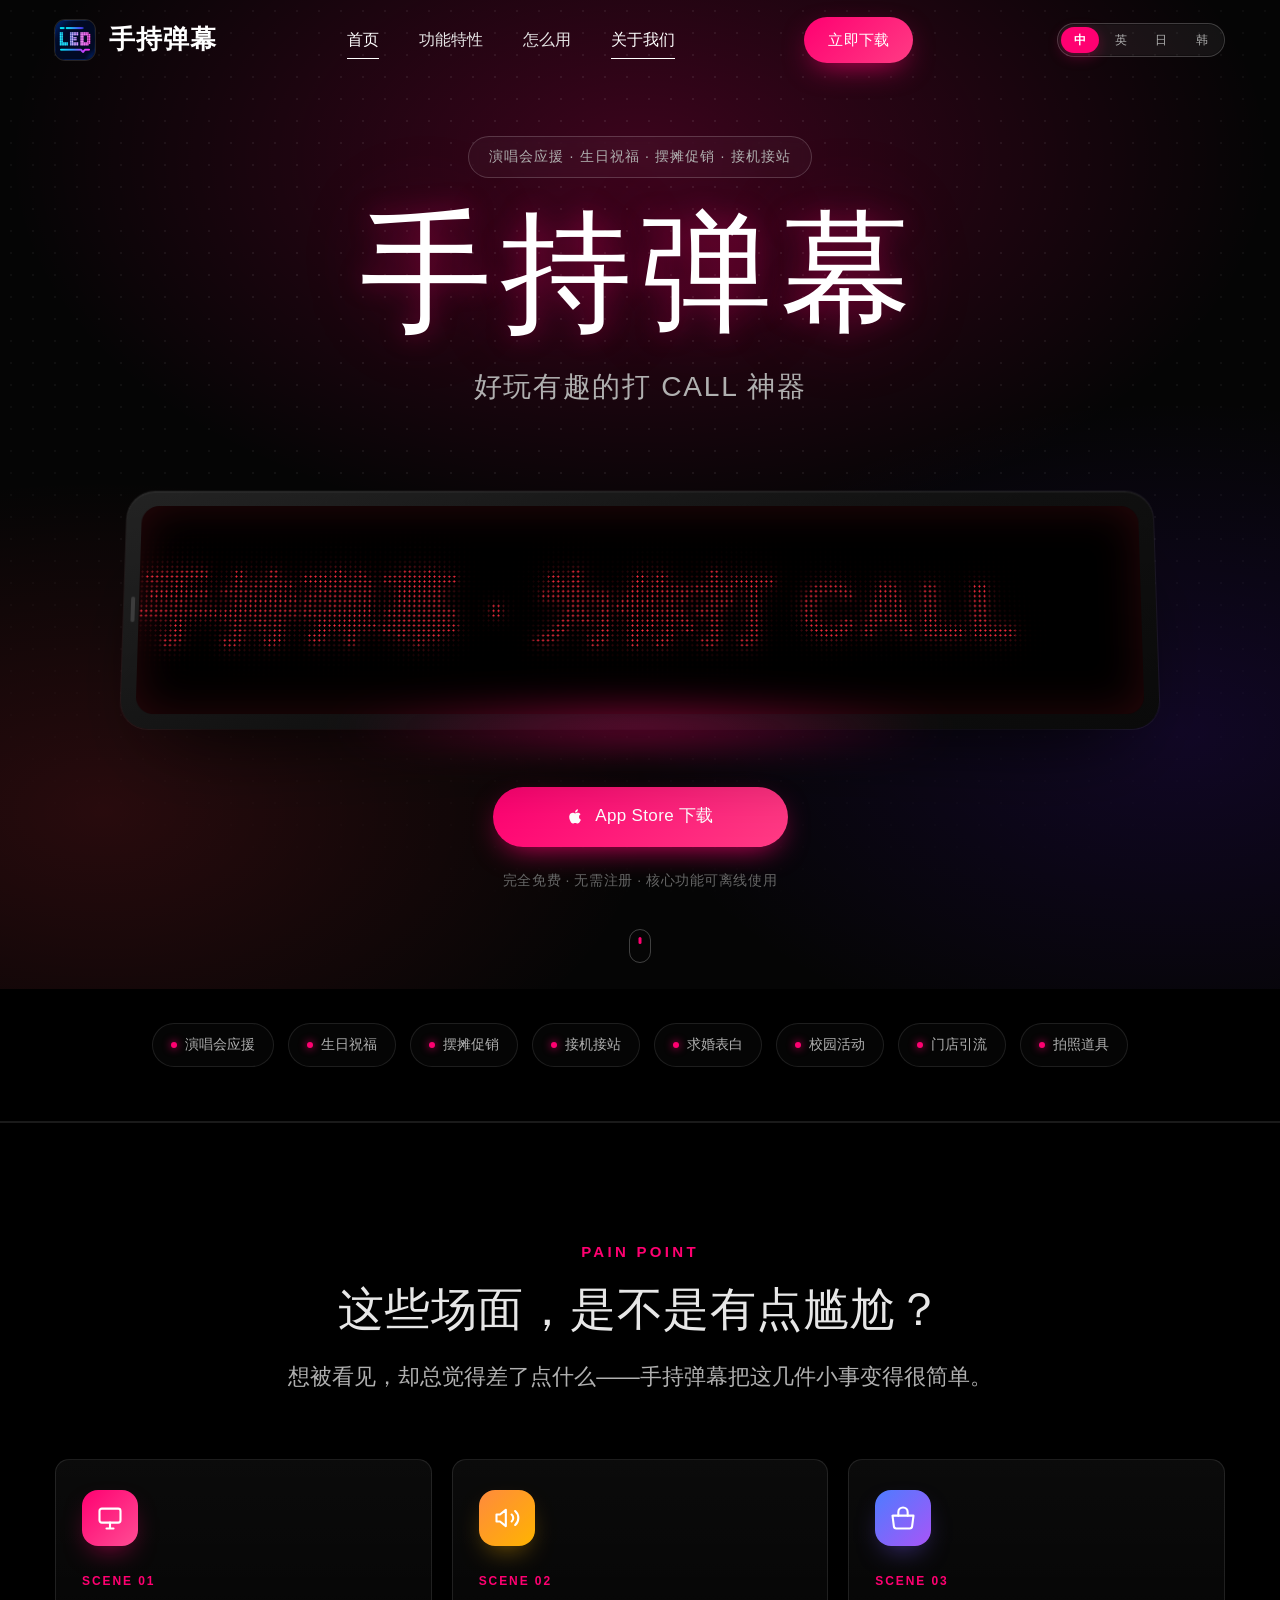
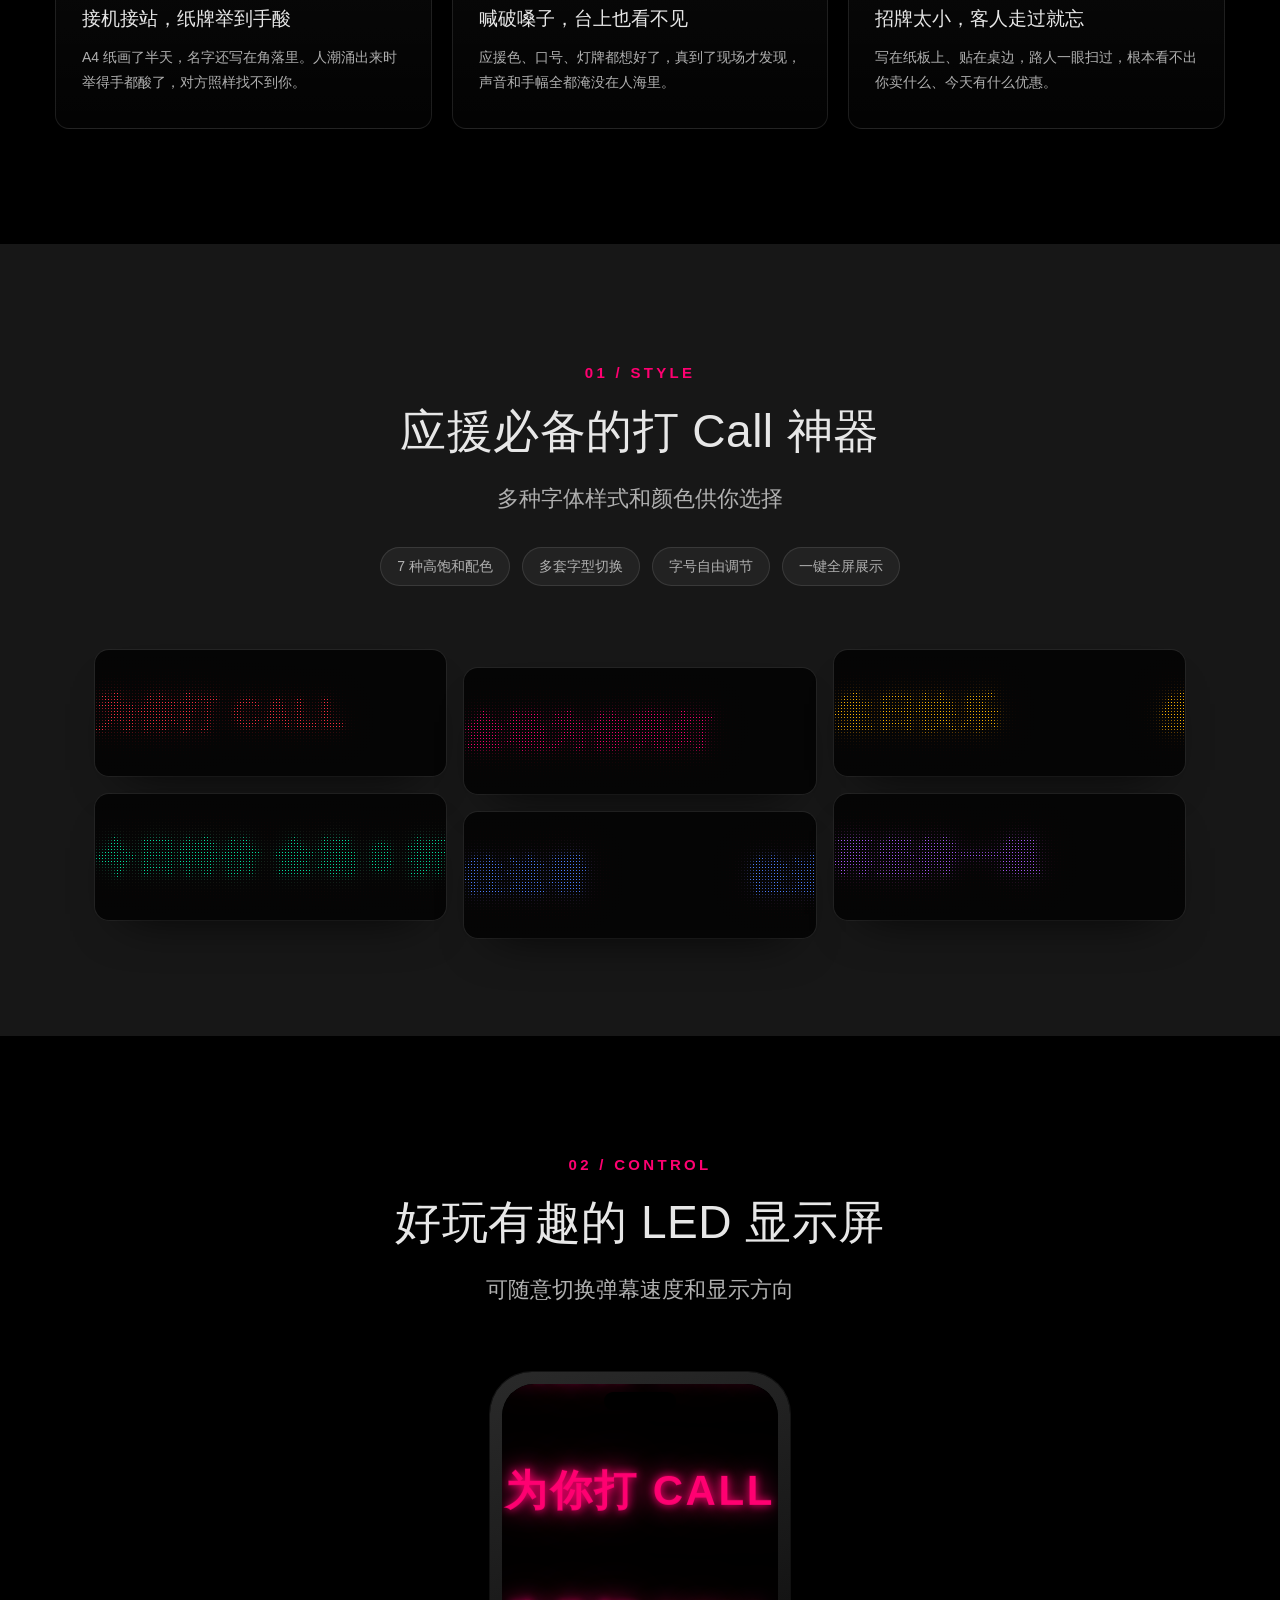
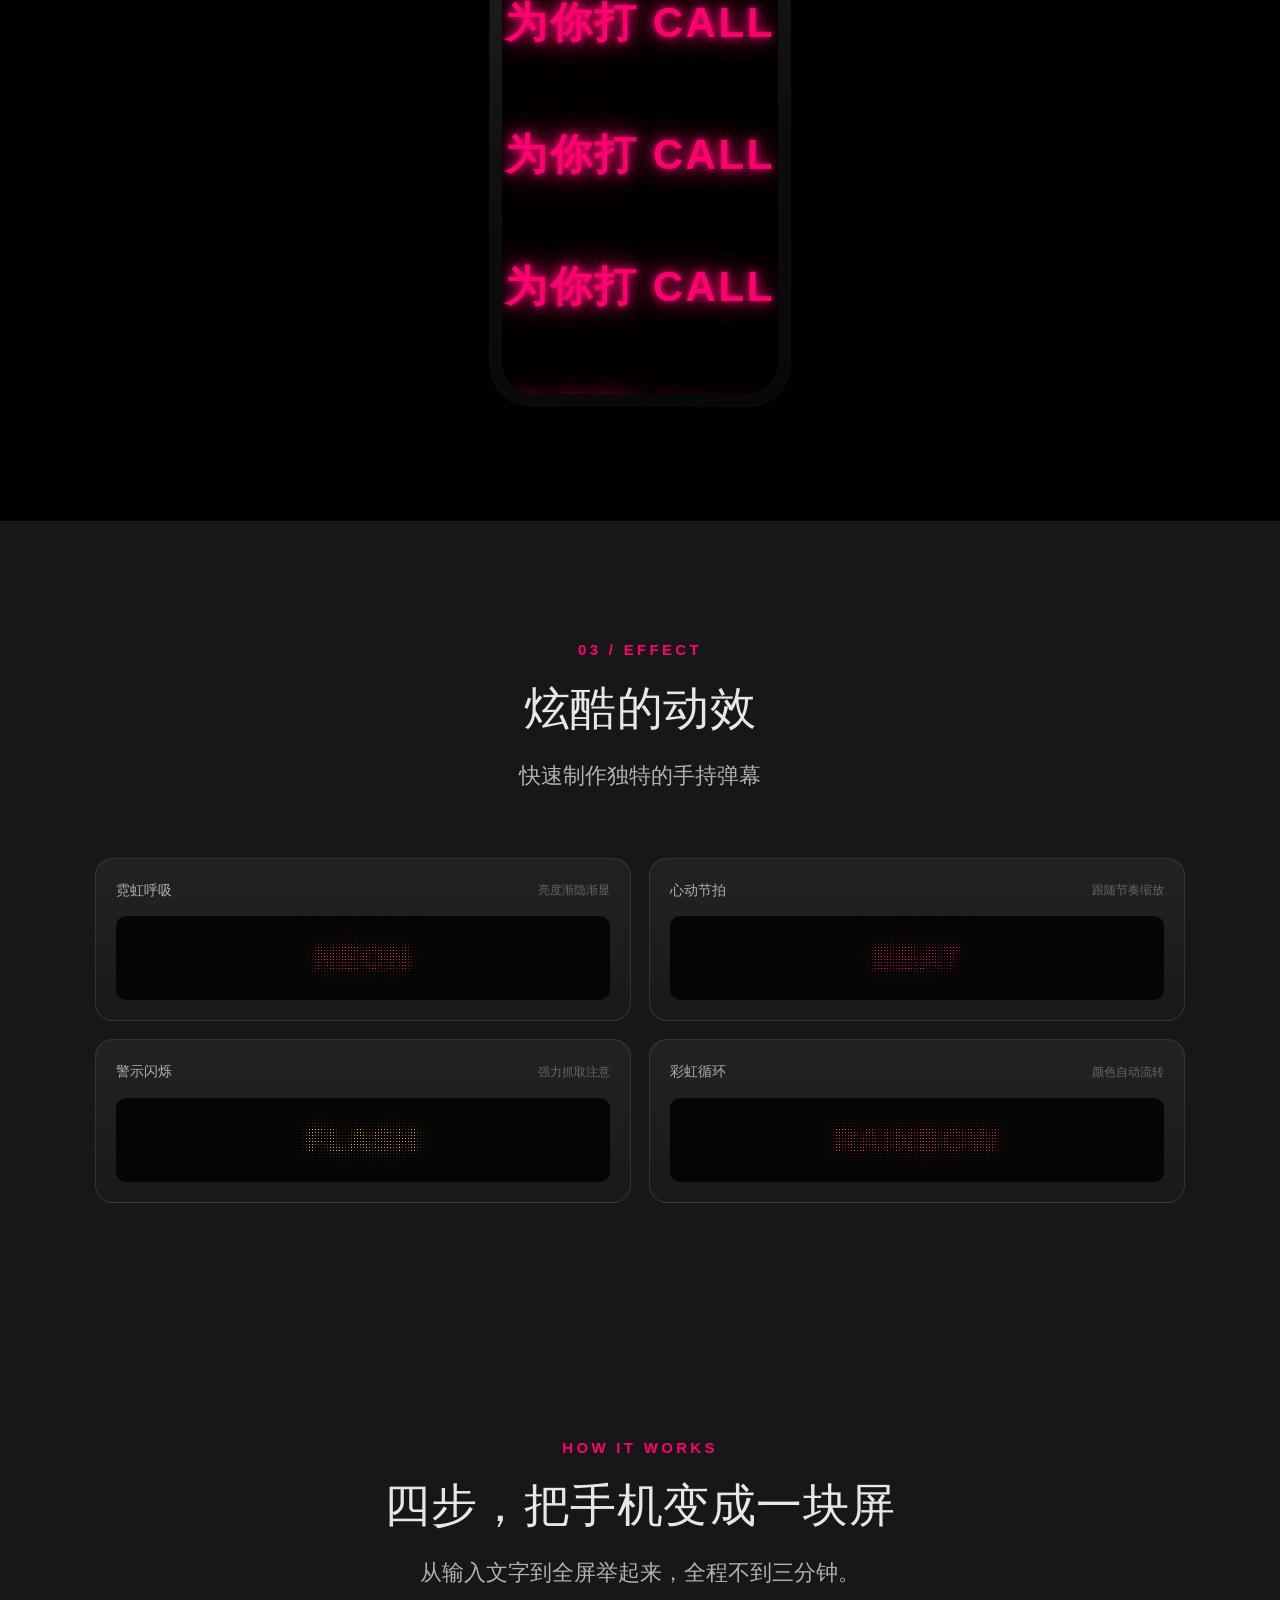
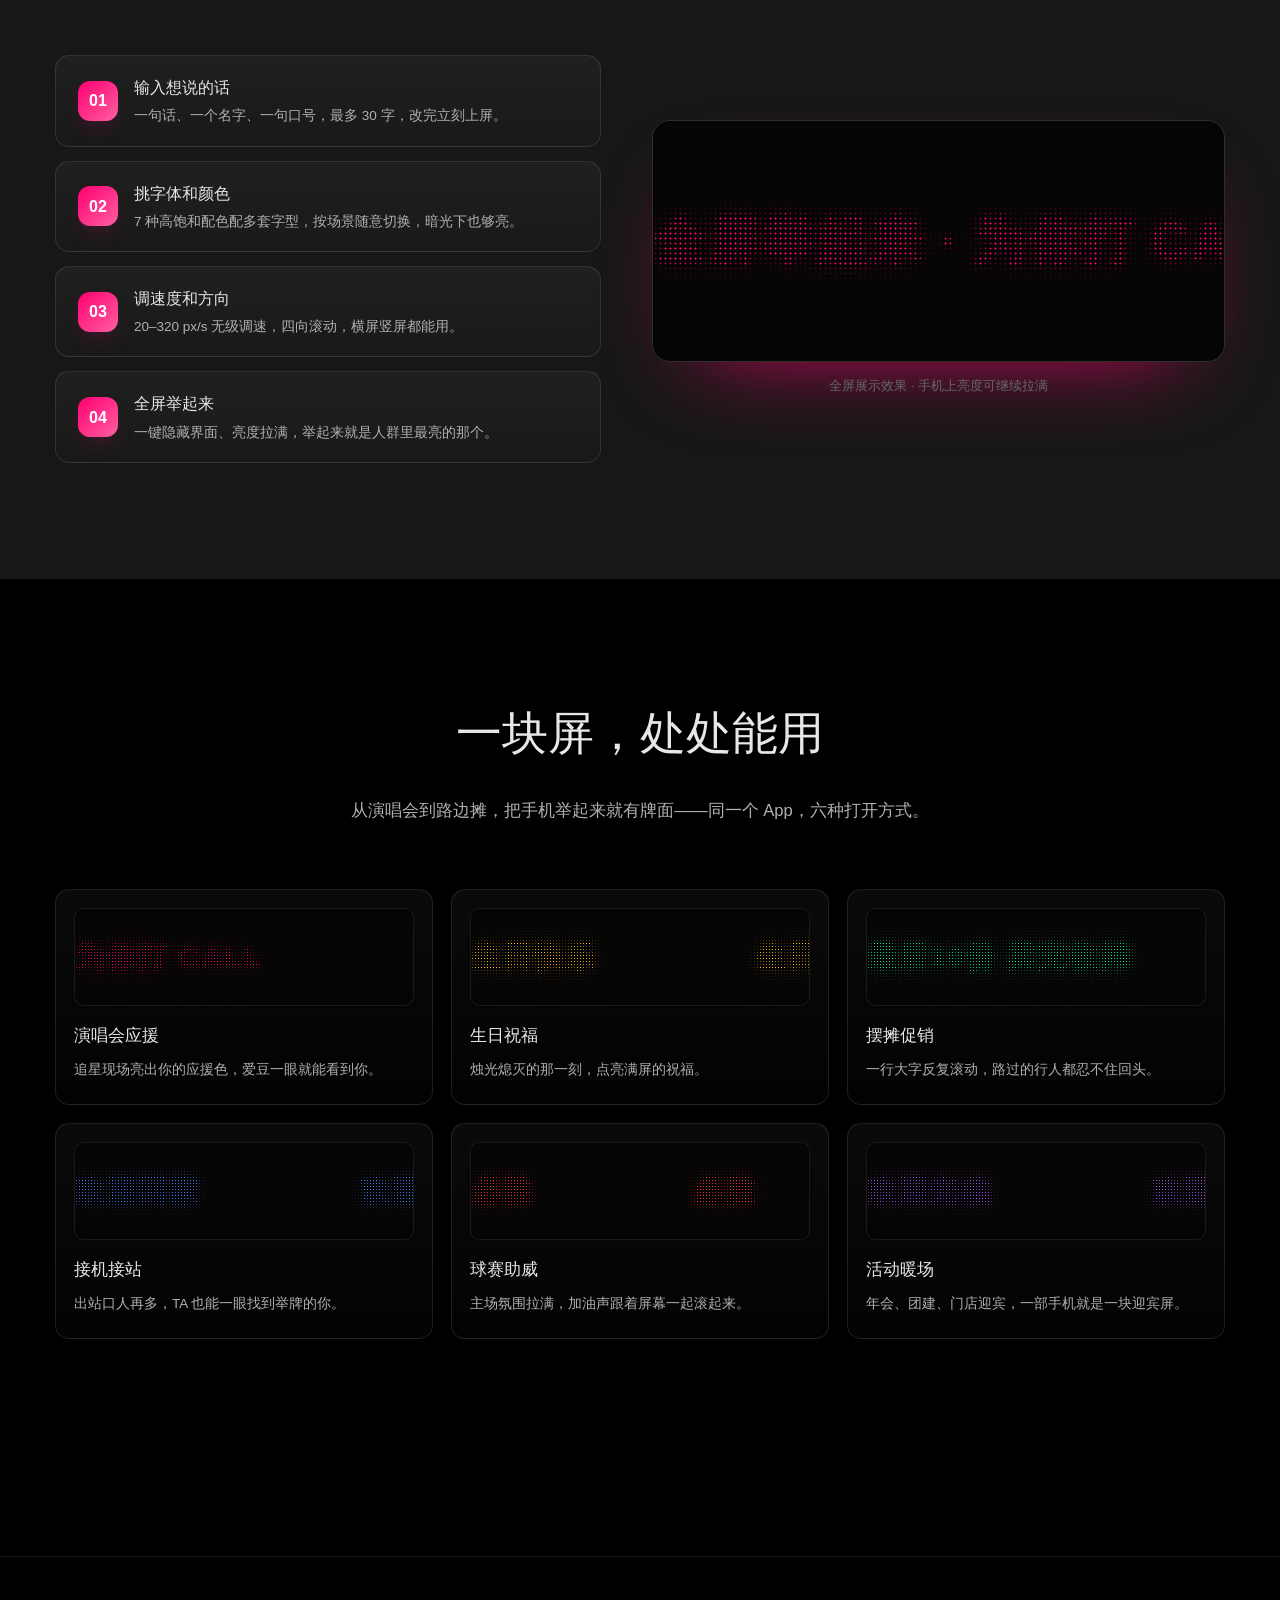
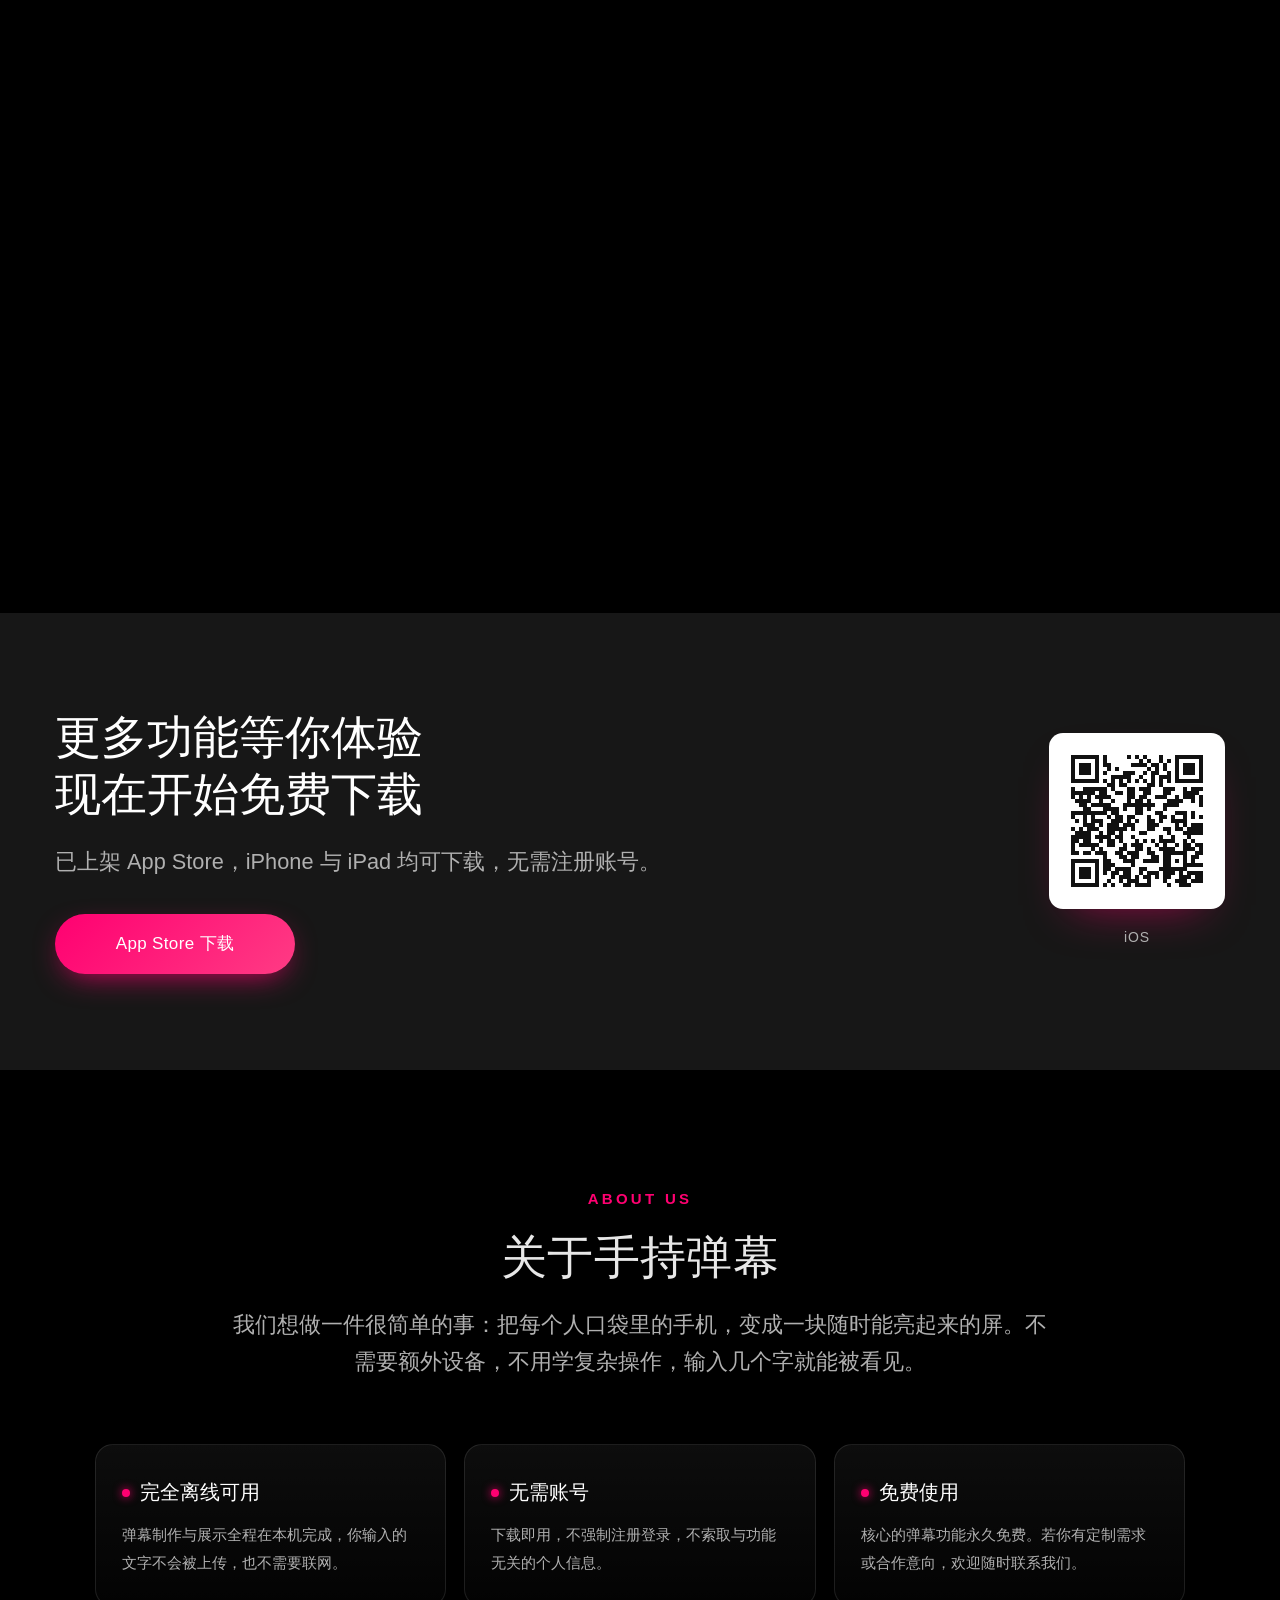
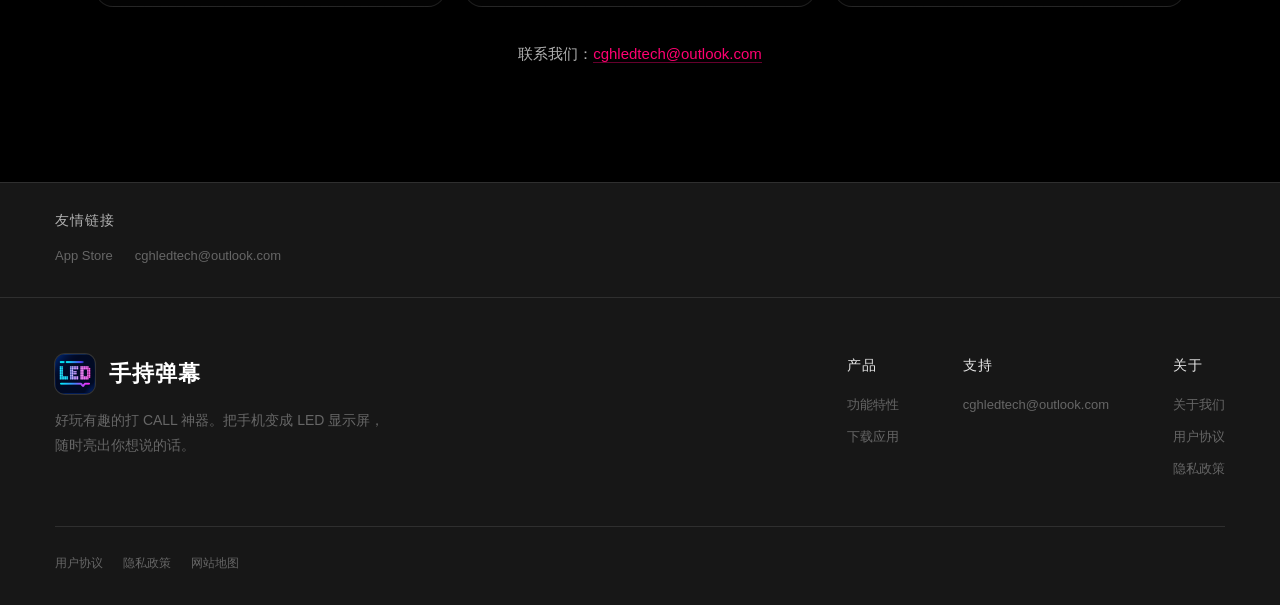
<file: ledbanner-site/index.html>
<!DOCTYPE html>
<html lang="zh-CN">

<head>
  <meta charset="UTF-8">
  <meta name="viewport" content="width=device-width, initial-scale=1.0">
  <title data-i18n="meta.title">手持弹幕 - 好玩有趣的打 CALL 神器 | LED 弹幕灯牌 App</title>
  <meta name="description" data-i18n-attr="content:meta.desc" content="手持弹幕是一款把手机变成 LED 显示屏的应用。输入文字即可生成滚动弹幕，支持多种字体、颜色、动效，演唱会应援、生日祝福、摆摊促销、接机接站都用得上，完全免费。">
  <meta name="keywords" data-i18n-attr="content:meta.keywords"
    content="手持弹幕,LED显示屏,LED弹幕,应援灯牌,滚动字幕,打call神器,手机灯牌,手持灯牌,弹幕制作">
  <meta name="theme-color" content="#000000">
  <link rel="canonical" href="https://ghuniversitylab.github.io/ledbanner-site/index.html">

  <!-- 社交分享 -->
  <meta property="og:type" content="website">
  <meta property="og:title" data-i18n-attr="content:og.title" content="手持弹幕 - 好玩有趣的打 CALL 神器">
  <meta property="og:description" data-i18n-attr="content:og.desc"
    content="输入文字，手机秒变 LED 显示屏。多种字体样式和颜色供你选择，可随意切换弹幕速度和显示方向。">
  <meta property="og:image" content="./assets/img/logo.png">

  <link rel="icon" type="image/png" href="./assets/img/logo.png">
  <link rel="apple-touch-icon" href="./assets/img/logo.png">
  <link rel="stylesheet" href="./assets/css/base.css">
  <link rel="stylesheet" href="./assets/css/content.css">
  <link rel="stylesheet" href="./assets/css/index.css">
</head>

<body data-page="home">
  <a class="skip-link" href="#main" data-i18n="skip.main">跳到主要内容</a>

  <!-- ======================= 导航（可修改：菜单文案） ======================= -->
  <header class="site-nav" id="siteNav">
    <div class="container site-nav__inner">
      <a class="brand" href="./index.html" data-i18n-attr="aria-label:brand.homeAria" aria-label="手持弹幕 首页">
        <img class="brand__logo" src="./assets/img/logo.png" data-i18n-attr="alt:brand.logoAlt" alt="手持弹幕 Logo"
          width="40" height="40">
        <span class="brand__name" data-i18n="brand.name">手持弹幕</span>
      </a>

      <nav class="nav-menu" id="navMenu" data-i18n-attr="aria-label:nav.aria" aria-label="主导航">
        <a class="nav-menu__link is-active" href="./index.html" data-i18n="nav.home">首页</a>
        <a class="nav-menu__link" href="#features" data-i18n="nav.features">功能特性</a>
        <a class="nav-menu__link" href="#how" data-i18n="nav.how">怎么用</a>
        <a class="nav-menu__link" href="#about" data-i18n="nav.about">关于我们</a>
      </nav>

      <a class="btn btn--solid btn--sm nav-cta" href="#download" data-store="ios" data-i18n="nav.cta">立即下载</a>
      <div class="lang-switch" id="langToggle" role="group" data-i18n-attr="aria-label:lang.aria" aria-label="切换语言">
        <button type="button" data-lang="zh" data-i18n="lang.zh" data-i18n-attr="title:lang.zh.name,aria-label:lang.zh.name" title="简体中文" aria-label="简体中文">中</button><button type="button" data-lang="en" data-i18n="lang.en" data-i18n-attr="title:lang.en.name,aria-label:lang.en.name" title="英语" aria-label="英语">EN</button><button type="button" data-lang="ja" data-i18n="lang.ja" data-i18n-attr="title:lang.ja.name,aria-label:lang.ja.name" title="日语" aria-label="日语">日</button><button type="button" data-lang="ko" data-i18n="lang.ko" data-i18n-attr="title:lang.ko.name,aria-label:lang.ko.name" title="韩语" aria-label="韩语">韩</button>
      </div>

      <button class="nav-toggle" id="navToggle" type="button" aria-expanded="false" aria-controls="navMenu"
        data-i18n-attr="aria-label:nav.toggleAria" aria-label="打开导航菜单">
        <span></span><span></span><span></span>
      </button>
    </div>
  </header>

  <main id="main">
    <!-- ======================= Banner ======================= -->
    <section class="hero" id="banner">
      <div class="hero__bg" aria-hidden="true"></div>

      <div class="container hero__inner">
        <p class="hero__eyebrow" data-i18n="hero.eyebrow">演唱会应援 · 生日祝福 · 摆摊促销 · 接机接站</p>

        <h1 class="hero__title" data-i18n="brand.name">手持弹幕</h1>
        <p class="hero__subtitle" data-i18n="hero.subtitle">好玩有趣的打 CALL 神器</p>

        <!-- 实时 LED 弹幕演示 -->
        <div class="hero__stage">
          <div class="hero__stick">
            <div class="led-screen" id="heroBanner" data-axis="x" data-i18n-led="led.brandCheer"
              data-led-text="手持弹幕 · 为你打 CALL">
              <div class="led-mask">
                <div class="led-track">
                  <span class="led-text">手持弹幕 · 为你打 CALL</span>
                  <span class="led-text" aria-hidden="true">手持弹幕 · 为你打 CALL</span>
                </div>
              </div>
            </div>
            <div class="hero__glow" aria-hidden="true"></div>
          </div>
        </div>

        <div class="hero__actions">
          <a class="btn btn--solid" href="#download" data-store="ios">
            <svg class="btn__icon" viewBox="0 0 24 24" aria-hidden="true">
              <path
                d="M16.4 12.7c0-2.3 1.9-3.4 2-3.5-1.1-1.6-2.8-1.8-3.4-1.8-1.4-.1-2.8.8-3.5.8-.7 0-1.8-.8-3-.8-1.5 0-2.9.9-3.7 2.2-1.6 2.7-.4 6.8 1.1 9 .8 1.1 1.6 2.3 2.8 2.2 1.1 0 1.6-.7 3-.7s1.8.7 3 .7c1.2 0 2-1.1 2.8-2.2.9-1.2 1.2-2.4 1.3-2.5-.1 0-2.4-.9-2.4-3.4zM14.2 5.6c.6-.8 1-1.8.9-2.9-.9.1-1.9.6-2.6 1.4-.6.7-1.1 1.8-.9 2.8 1 .1 2-.5 2.6-1.3z" />
            </svg>
            <span data-i18n="hero.download">App Store 下载</span>
          </a>
        </div>

        <p class="hero__note" data-i18n="hero.note">完全免费 · 无需注册 · 核心功能可离线使用</p>
      </div>

      <div class="hero__scroll" aria-hidden="true"><span></span></div>
    </section>

    <!-- ======================= 使用场景 ======================= -->
    <section class="scenes" data-i18n-attr="aria-label:scenes.aria" aria-label="使用场景">
      <div class="container">
        <ul class="scenes__list">
          <li class="scenes__item"><i></i><span data-i18n="scene.concert">演唱会应援</span></li>
          <li class="scenes__item"><i></i><span data-i18n="scene.birthday">生日祝福</span></li>
          <li class="scenes__item"><i></i><span data-i18n="scene.stall">摆摊促销</span></li>
          <li class="scenes__item"><i></i><span data-i18n="scene.pickup">接机接站</span></li>
          <li class="scenes__item"><i></i><span data-i18n="scene.propose">求婚表白</span></li>
          <li class="scenes__item"><i></i><span data-i18n="scene.campus">校园活动</span></li>
          <li class="scenes__item"><i></i><span data-i18n="scene.store">门店引流</span></li>
          <li class="scenes__item"><i></i><span data-i18n="scene.photo">拍照道具</span></li>
        </ul>
      </div>
    </section>

    <!-- ======================= 痛点共鸣 ======================= -->
    <section class="pain" id="pain" data-i18n-attr="aria-label:pain.aria" aria-label="使用场景痛点">
      <div class="container">
        <header class="feature__caption" data-reveal>
          <span class="feature__index">PAIN POINT</span>
          <h2 class="feature__title" data-i18n="pain.title">这些场面，是不是有点尴尬？</h2>
          <p class="feature__desc" data-i18n="pain.desc">想被看见，却总觉得差了点什么——手持弹幕把这几件小事变得很简单。</p>
        </header>

        <div class="pain-grid" data-reveal>
          <article class="pain-card">
            <div class="pain-card__icon">
              <svg viewBox="0 0 24 24" fill="none" stroke="currentColor" stroke-width="1.8" stroke-linecap="round"
                stroke-linejoin="round" aria-hidden="true">
                <rect x="3" y="4" width="18" height="12" rx="2" />
                <path d="M12 16v5M9 21h6" />
              </svg>
            </div>
            <span class="pain-card__tag">SCENE 01</span>
            <h3 data-i18n="pain.c1t">接机接站，纸牌举到手酸</h3>
            <p data-i18n="pain.c1d">A4 纸画了半天，名字还写在角落里。人潮涌出来时举得手都酸了，对方照样找不到你。</p>
          </article>

          <article class="pain-card">
            <div class="pain-card__icon pain-card__icon--b">
              <svg viewBox="0 0 24 24" fill="none" stroke="currentColor" stroke-width="1.8" stroke-linecap="round"
                stroke-linejoin="round" aria-hidden="true">
                <path d="M11 5 6 9H3v6h3l5 4V5z" />
                <path d="M16 9a4 4 0 0 1 0 6M19 6a8 8 0 0 1 0 12" />
              </svg>
            </div>
            <span class="pain-card__tag">SCENE 02</span>
            <h3 data-i18n="pain.c2t">喊破嗓子，台上也看不见</h3>
            <p data-i18n="pain.c2d">应援色、口号、灯牌都想好了，真到了现场才发现，声音和手幅全都淹没在人海里。</p>
          </article>

          <article class="pain-card">
            <div class="pain-card__icon pain-card__icon--c">
              <svg viewBox="0 0 24 24" fill="none" stroke="currentColor" stroke-width="1.8" stroke-linecap="round"
                stroke-linejoin="round" aria-hidden="true">
                <path d="M3 10h18l-1.2 9.2a2 2 0 0 1-2 1.8H6.2a2 2 0 0 1-2-1.8L3 10z" />
                <path d="M8 10V7a4 4 0 0 1 8 0v3" />
              </svg>
            </div>
            <span class="pain-card__tag">SCENE 03</span>
            <h3 data-i18n="pain.c3t">招牌太小，客人走过就忘</h3>
            <p data-i18n="pain.c3d">写在纸板上、贴在桌边，路人一眼扫过，根本看不出你卖什么、今天有什么优惠。</p>
          </article>
        </div>
      </div>
    </section>

    <!-- ======================= 功能特性 ======================= -->
    <div id="features">

      <!-- 功能 1：字体与颜色 -->
      <section class="feature">
        <div class="container">
          <header class="feature__caption" data-reveal>
            <span class="feature__index">01 / STYLE</span>
            <h2 class="feature__title" data-i18n="f1.title">应援必备的打 Call 神器</h2>
            <p class="feature__desc" data-i18n="f1.desc">多种字体样式和颜色供你选择</p>
            <ul class="feature__points">
              <li data-i18n="f1.p1">7 种高饱和配色</li>
              <li data-i18n="f1.p2">多套字型切换</li>
              <li data-i18n="f1.p3">字号自由调节</li>
              <li data-i18n="f1.p4">一键全屏展示</li>
            </ul>
          </header>

          <div class="feature__visual" data-reveal>
            <!-- 色彩墙：每块屏以不同速度滚动，直观对比观感 -->
            <div class="swatch-wall">
              <div class="led-screen" data-led-text="为你打 CALL" data-led-color="#ff2d3f" data-led-speed="70"
                data-axis="x" data-i18n-led="led.cheer">
                <div class="led-mask">
                  <div class="led-track"><span class="led-text">为你打 CALL</span><span class="led-text"
                      aria-hidden="true">为你打 CALL</span></div>
                </div>
              </div>
              <div class="led-screen" data-led-text="全场为你亮灯" data-led-color="#ff0071" data-led-speed="100"
                data-axis="x" data-i18n-led="led.allLight">
                <div class="led-mask">
                  <div class="led-track"><span class="led-text">全场为你亮灯</span><span class="led-text"
                      aria-hidden="true">全场为你亮灯</span></div>
                </div>
              </div>
              <div class="led-screen" data-led-text="生日快乐" data-led-color="#ffb400" data-led-speed="140" data-axis="x"
                data-i18n-led="led.birthday">
                <div class="led-mask">
                  <div class="led-track"><span class="led-text">生日快乐</span><span class="led-text"
                      aria-hidden="true">生日快乐</span></div>
                </div>
              </div>
              <div class="led-screen" data-led-text="今日特价 全场 8 折" data-led-color="#00e5a0" data-led-speed="170"
                data-axis="x" data-i18n-led="led.sale">
                <div class="led-mask">
                  <div class="led-track"><span class="led-text">今日特价</span><span class="led-text"
                      aria-hidden="true">今日特价</span></div>
                </div>
              </div>
              <div class="led-screen" data-led-text="往这看" data-led-color="#4d7cff" data-led-speed="220" data-axis="x"
                data-i18n-led="led.lookHere">
                <div class="led-mask">
                  <div class="led-track"><span class="led-text">往这看</span><span class="led-text"
                      aria-hidden="true">往这看</span></div>
                </div>
              </div>
              <div class="led-screen" data-led-text="再坚持一组" data-led-color="#a855f7" data-led-speed="300"
                data-axis="x" data-i18n-led="led.oneMore">
                <div class="led-mask">
                  <div class="led-track"><span class="led-text">再坚持一组</span><span class="led-text"
                      aria-hidden="true">再坚持一组</span></div>
                </div>
              </div>
            </div>
          </div>
        </div>
      </section>

      <!-- 功能 2：速度与方向（可交互） -->
      <section class="feature feature--alt">
        <div class="container">
          <header class="feature__caption" data-reveal>
            <span class="feature__index">02 / CONTROL</span>
            <h2 class="feature__title" data-i18n="f2.title">好玩有趣的 LED 显示屏</h2>
            <p class="feature__desc" data-i18n="f2.desc">可随意切换弹幕速度和显示方向</p>
          </header>

          <div class="feature__visual" data-reveal>
            <div class="demo-split">
              <!-- 竖屏真机预览 -->
              <div class="phone">
                <div class="phone__screen">
                  <div class="led-screen" id="demoBanner" data-axis="y" data-led-text="为你打 CALL"
                    data-i18n-led="led.cheer">
                    <div class="led-mask">
                      <div class="led-track"><span class="led-text">为你打 CALL</span><span class="led-text"
                          aria-hidden="true">为你打 CALL</span></div>
                    </div>
                  </div>
                </div>
              </div>
            </div>
          </div>
        </div>
      </section>

      <!-- 功能 3：动效 -->
      <section class="feature">
        <div class="container">
          <header class="feature__caption" data-reveal>
            <span class="feature__index">03 / EFFECT</span>
            <h2 class="feature__title" data-i18n="f3.title">炫酷的动效</h2>
            <p class="feature__desc" data-i18n="f3.desc">快速制作独特的手持弹幕</p>
          </header>

          <div class="feature__visual" data-reveal>
            <div class="effects">
              <div class="effect-card fx-glow">
                <div class="effect-card__name"><span data-i18n="fx.neon">霓虹呼吸</span><em data-i18n="fx.neonSub">亮度渐隐渐显</em></div>
                <div class="led-screen led-screen--static">
                  <div class="led-mask">
                    <div class="led-track"><span class="led-text" style="--led-color:#ff2d3f">NEON</span></div>
                  </div>
                </div>
              </div>

              <div class="effect-card fx-beat">
                <div class="effect-card__name"><span data-i18n="fx.beat">心动节拍</span><em data-i18n="fx.beatSub">跟随节奏缩放</em></div>
                <div class="led-screen led-screen--static">
                  <div class="led-mask">
                    <div class="led-track"><span class="led-text" style="--led-color:#ff0071">BEAT</span></div>
                  </div>
                </div>
              </div>

              <div class="effect-card fx-blink">
                <div class="effect-card__name"><span data-i18n="fx.flash">警示闪烁</span><em data-i18n="fx.flashSub">强力抓取注意</em></div>
                <div class="led-screen led-screen--static">
                  <div class="led-mask">
                    <div class="led-track"><span class="led-text" style="--led-color:#ffb400">FLASH</span></div>
                  </div>
                </div>
              </div>

              <div class="effect-card fx-rainbow">
                <div class="effect-card__name"><span data-i18n="fx.rainbow">彩虹循环</span><em data-i18n="fx.rainbowSub">颜色自动流转</em></div>
                <div class="led-screen led-screen--static">
                  <div class="led-mask">
                    <div class="led-track"><span class="led-text">RAINBOW</span></div>
                  </div>
                </div>
              </div>
            </div>
          </div>
        </div>
      </section>
    </div>

    <!-- ======================= 四步走 ======================= -->
    <section class="core" id="how">
      <div class="container">
        <header class="feature__caption" data-reveal>
          <span class="feature__index">HOW IT WORKS</span>
          <h2 class="feature__title" data-i18n="how.title">四步，把手机变成一块屏</h2>
          <p class="feature__desc" data-i18n="how.desc">从输入文字到全屏举起来，全程不到三分钟。</p>
        </header>

        <div class="core-grid">
          <ol class="step-list" data-reveal>
            <li class="step">
              <span class="step__num">01</span>
              <div class="step__text">
                <h4 data-i18n="how.s1t">输入想说的话</h4>
                <p data-i18n="how.s1d">一句话、一个名字、一句口号，最多 30 字，改完立刻上屏。</p>
              </div>
            </li>
            <li class="step">
              <span class="step__num">02</span>
              <div class="step__text">
                <h4 data-i18n="how.s2t">挑字体和颜色</h4>
                <p data-i18n="how.s2d">7 种高饱和配色配多套字型，按场景随意切换，暗光下也够亮。</p>
              </div>
            </li>
            <li class="step">
              <span class="step__num">03</span>
              <div class="step__text">
                <h4 data-i18n="how.s3t">调速度和方向</h4>
                <p data-i18n="how.s3d">20–320 px/s 无级调速，四向滚动，横屏竖屏都能用。</p>
              </div>
            </li>
            <li class="step">
              <span class="step__num">04</span>
              <div class="step__text">
                <h4 data-i18n="how.s4t">全屏举起来</h4>
                <p data-i18n="how.s4d">一键隐藏界面、亮度拉满，举起来就是人群里最亮的那个。</p>
              </div>
            </li>
          </ol>

          <div class="core-visual" data-reveal>
            <div class="core-visual__screen">
              <div class="led-screen" data-led-text="全屏举起来 · 为你打 CALL" data-led-color="#ff0071"
                data-led-speed="150" data-axis="x" data-i18n-led="led.fullscreen">
                <div class="led-mask">
                  <div class="led-track"><span class="led-text">全屏举起来 · 为你打 CALL</span><span class="led-text"
                      aria-hidden="true">全屏举起来 · 为你打 CALL</span></div>
                </div>
              </div>
            </div>
            <p class="core-visual__cap" data-i18n="how.cap">全屏展示效果 · 手机上亮度可继续拉满</p>
          </div>
        </div>
      </div>
    </section>

    <!-- ======================= 场景化展示 ======================= -->
    <section class="article-block" id="article">
      <div class="container">
        <h2 class="article__title" data-i18n="scenes.title">一块屏，处处能用</h2>
        <p class="article__sub" data-i18n="scenes.sub">从演唱会到路边摊，把手机举起来就有牌面——同一个 App，六种打开方式。</p>

        <!-- 场景化展开：每张卡片都是真实滚动的迷你 LED 屏 -->
        <div class="scene-grid" data-reveal>
          <div class="scene-card">
            <div class="scene-card__screen">
              <div class="led-screen" data-led-text="为你打 CALL" data-led-color="#ff0071" data-led-speed="160"
                data-axis="x" data-i18n-led="led.cheer">
                <div class="led-mask">
                  <div class="led-track"><span class="led-text">为你打 CALL</span><span class="led-text"
                      aria-hidden="true">为你打 CALL</span></div>
                </div>
              </div>
            </div>
            <h3 data-i18n="scene.concert">演唱会应援</h3>
            <p data-i18n="sc.concertD">追星现场亮出你的应援色，爱豆一眼就能看到你。</p>
          </div>

          <div class="scene-card">
            <div class="scene-card__screen">
              <div class="led-screen" data-led-text="生日快乐" data-led-color="#ffb400" data-led-speed="160"
                data-axis="x" data-i18n-led="led.birthday">
                <div class="led-mask">
                  <div class="led-track"><span class="led-text">生日快乐</span><span class="led-text"
                      aria-hidden="true">生日快乐</span></div>
                </div>
              </div>
            </div>
            <h3 data-i18n="scene.birthday">生日祝福</h3>
            <p data-i18n="sc.birthdayD">烛光熄灭的那一刻，点亮满屏的祝福。</p>
          </div>

          <div class="scene-card">
            <div class="scene-card__screen">
              <div class="led-screen" data-led-text="最后10份 卖完收摊" data-led-color="#00e5a0" data-led-speed="220"
                data-axis="x" data-i18n-led="led.lastTen">
                <div class="led-mask">
                  <div class="led-track"><span class="led-text">最后10份 卖完收摊</span><span class="led-text"
                      aria-hidden="true">最后10份 卖完收摊</span></div>
                </div>
              </div>
            </div>
            <h3 data-i18n="scene.stall">摆摊促销</h3>
            <p data-i18n="sc.stallD">一行大字反复滚动，路过的行人都忍不住回头。</p>
          </div>

          <div class="scene-card">
            <div class="scene-card__screen">
              <div class="led-screen" data-led-text="欢迎回家" data-led-color="#4d7cff" data-led-speed="140"
                data-axis="x" data-i18n-led="led.welcomeHome">
                <div class="led-mask">
                  <div class="led-track"><span class="led-text">欢迎回家</span><span class="led-text"
                      aria-hidden="true">欢迎回家</span></div>
                </div>
              </div>
            </div>
            <h3 data-i18n="scene.pickup">接机接站</h3>
            <p data-i18n="sc.pickupD">出站口人再多，TA 也能一眼找到举牌的你。</p>
          </div>

          <div class="scene-card">
            <div class="scene-card__screen">
              <div class="led-screen" data-led-text="必胜" data-led-color="#ff2d3f" data-led-speed="200" data-axis="x"
                data-i18n-led="led.win">
                <div class="led-mask">
                  <div class="led-track"><span class="led-text">必胜</span><span class="led-text"
                      aria-hidden="true">必胜</span></div>
                </div>
              </div>
            </div>
            <h3 data-i18n="sc.match">球赛助威</h3>
            <p data-i18n="sc.matchD">主场氛围拉满，加油声跟着屏幕一起滚起来。</p>
          </div>

          <div class="scene-card">
            <div class="scene-card__screen">
              <div class="led-screen" data-led-text="欢迎光临" data-led-color="#a855f7" data-led-speed="140"
                data-axis="x" data-i18n-led="led.welcome">
                <div class="led-mask">
                  <div class="led-track"><span class="led-text">欢迎光临</span><span class="led-text"
                      aria-hidden="true">欢迎光临</span></div>
                </div>
              </div>
            </div>
            <h3 data-i18n="sc.event">活动暖场</h3>
            <p data-i18n="sc.eventD">年会、团建、门店迎宾，一部手机就是一块迎宾屏。</p>
          </div>
        </div>
      </div>
    </section>

    <!-- ======================= 用户评价 ======================= -->
    <!-- ⚠️ 以下为「示例评价文案」，用于版式演示：上线前请替换为真实用户评价，
         或直接删除整个 reviews 区块。请勿把示例内容当作真实宣传素材。 -->
    <section class="reviews" id="reviews">
      <div class="container">
        <header class="feature__caption" data-reveal>
          <span class="feature__index">REVIEWS</span>
          <h2 class="feature__title" data-i18n="rev.title">他们把手持弹幕举进了这些场合</h2>
          <p class="feature__desc" data-i18n="rev.desc">从演唱会场馆到路边摊，一块屏解决了不少「说不出口」的尴尬。</p>
        </header>

        <div class="reviews-grid" data-reveal>
          <article class="review-card">
            <span class="review-card__quote" aria-hidden="true">”</span>
            <div class="review-head">
              <div class="review-avatar" data-i18n="rev.av1">柚</div>
              <div>
                <div class="review-name" data-i18n="rev1.name">柚子不加冰</div>
                <div class="review-meta" data-i18n="rev1.meta">演唱会应援 · 已使用 8 个月</div>
              </div>
            </div>
            <div class="stars" data-i18n-attr="aria-label:rev.starsAria" aria-label="五星评价">★★★★★</div>
            <p class="review-text" data-i18n="rev1.text">把应援色和口号做成滚动弹幕，举起来那一瞬间，周围一排人都在问我用的是什么 App。</p>
          </article>

          <article class="review-card">
            <span class="review-card__quote" aria-hidden="true">”</span>
            <div class="review-head">
              <div class="review-avatar review-avatar--b" data-i18n="rev.av2">阿</div>
              <div>
                <div class="review-name" data-i18n="rev2.name">阿凯在摆摊</div>
                <div class="review-meta" data-i18n="rev2.meta">夜市摊主 · 已使用 5 个月</div>
              </div>
            </div>
            <div class="stars" data-i18n-attr="aria-label:rev.starsAria" aria-label="五星评价">★★★★★</div>
            <p class="review-text" data-i18n="rev2.text">以前写在纸板上没人看，现在「最后 10 份」滚起来，路过的人会专门停下来问一句。挺好用的。</p>
          </article>

          <article class="review-card">
            <span class="review-card__quote" aria-hidden="true">”</span>
            <div class="review-head">
              <div class="review-avatar review-avatar--c" data-i18n="rev.av3">小</div>
              <div>
                <div class="review-name" data-i18n="rev3.name">小满要接机</div>
                <div class="review-meta" data-i18n="rev3.meta">接机接站 · 已使用 3 个月</div>
              </div>
            </div>
            <div class="stars" data-i18n-attr="aria-label:rev.starsAria" aria-label="五星评价">★★★★★</div>
            <p class="review-text" data-i18n="rev3.text">爸妈第一次出国回来，出口人特别多。屏幕上一直滚着名字，他们远远就看见了，还拍了照。</p>
          </article>
        </div>
      </div>
    </section>

    <!-- ======================= 下载 CTA ======================= -->
    <section class="cta" id="download">
      <div class="container cta__inner">
        <div class="cta__copy">
          <h2 class="cta__title" data-i18n-html="cta.title">更多功能等你体验<br>现在开始免费下载</h2>
          <p class="cta__desc" data-i18n="cta.desc">已上架 App Store，iPhone 与 iPad 均可下载，无需注册账号。</p>
          <div class="cta__actions">
            <a class="btn btn--solid" href="#" data-store="ios" data-i18n="hero.download">App Store 下载</a>
          </div>
        </div>

        <div class="cta__codes">
          <div class="cta__code">
            <div class="cta__code-frame"><img data-qr="ios" src="./assets/img/qr-ios.png" width="156" height="156"
                data-i18n-attr="alt:cta.qrAlt" alt="App Store 下载二维码"></div>
            <span>iOS</span>
          </div>
        </div>
      </div>
    </section>

    <!-- ======================= 关于我们 ======================= -->
    <section class="feature feature--alt" id="about">
      <div class="container">
        <header class="feature__caption" data-reveal>
          <span class="feature__index">ABOUT US</span>
          <h2 class="feature__title" data-i18n="about.title">关于手持弹幕</h2>
          <p class="feature__desc" data-i18n="about.desc">
            我们想做一件很简单的事：把每个人口袋里的手机，变成一块随时能亮起来的屏。
            不需要额外设备，不用学复杂操作，输入几个字就能被看见。
          </p>
        </header>

        <div class="feature__visual" data-reveal>
          <div class="about-grid">
            <div class="about-card">
              <h3 data-i18n="about.c1t">完全离线可用</h3>
              <p data-i18n="about.c1d">弹幕制作与展示全程在本机完成，你输入的文字不会被上传，也不需要联网。</p>
            </div>
            <div class="about-card">
              <h3 data-i18n="about.c2t">无需账号</h3>
              <p data-i18n="about.c2d">下载即用，不强制注册登录，不索取与功能无关的个人信息。</p>
            </div>
            <div class="about-card">
              <h3 data-i18n="about.c3t">免费使用</h3>
              <p data-i18n="about.c3d">核心的弹幕功能永久免费。若你有定制需求或合作意向，欢迎随时联系我们。</p>
            </div>
          </div>

          <p class="about-contact">
            <span data-i18n="about.contact">联系我们：</span><a data-legal="email"
              href="mailto:cghledtech@outlook.com">cghledtech@outlook.com</a>
          </p>
        </div>
      </div>
    </section>

    <!-- ======================= 友情链接 ======================= -->
    <section class="partners" data-i18n-attr="aria-label:partners.aria" aria-label="友情链接">
      <div class="container">
        <p class="partners__title" data-i18n="partners.title">友情链接</p>
        <div class="partners__list">
          <a href="https://www.apple.com/app-store/" target="_blank" rel="noopener">App Store</a>
          <a data-legal="email" href="mailto:cghledtech@outlook.com" data-i18n="partners.apply">友链申请（邮件联系）</a>
        </div>
      </div>
    </section>
  </main>

  <!-- ======================= 页脚（可修改：主体信息） ======================= -->
  <footer class="site-footer">
    <div class="container">
      <div class="site-footer__grid">
        <div class="site-footer__brand">
          <div class="brand">
            <img class="brand__logo" src="./assets/img/logo.png" alt="" width="40" height="40">
            <span class="brand__name" data-i18n="brand.name">手持弹幕</span>
          </div>
          <p class="site-footer__slogan" data-i18n="footer.slogan">
            好玩有趣的打 CALL 神器。把手机变成 LED 显示屏，随时亮出你想说的话。
          </p>
        </div>

        <div class="site-footer__cols">
          <div class="site-footer__col">
            <h4 data-i18n="footer.product">产品</h4>
            <a href="#features" data-i18n="nav.features">功能特性</a>
            <a href="#download" data-i18n="footer.downloadApp">下载应用</a>
          </div>
          <div class="site-footer__col">
            <h4 data-i18n="footer.support">支持</h4>
            <a data-legal="email" href="mailto:cghledtech@outlook.com" data-i18n="footer.email">联系邮箱</a>
          </div>
          <div class="site-footer__col">
            <h4 data-i18n="footer.aboutCol">关于</h4>
            <a href="#about" data-i18n="nav.about">关于我们</a>
            <a href="https://ghuniversitylab.github.io/terms.html" target="_blank" rel="noopener" data-i18n="footer.terms">用户协议</a>
            <a href="https://ghuniversitylab.github.io/privacy.html" target="_blank" rel="noopener" data-i18n="footer.privacy">隐私政策</a>
          </div>
        </div>
      </div>

      <div class="site-footer__bottom">
        <div class="site-footer__legal">
          <a href="https://ghuniversitylab.github.io/terms.html" target="_blank" rel="noopener" data-i18n="footer.terms">用户协议</a>
          <a href="https://ghuniversitylab.github.io/privacy.html" target="_blank" rel="noopener" data-i18n="footer.privacy">隐私政策</a>
          <a href="./sitemap.xml" data-i18n="footer.sitemap">网站地图</a>
        </div>
      </div>
    </div>
  </footer>

  <!-- ======================= 右侧悬浮件 ======================= -->
  <div class="float-dock" id="floatDock">
    <div class="float-dock__qr-wrap" id="qrWrap">
      <button class="float-btn" type="button" data-i18n-attr="aria-label:float.qrAria" aria-label="扫码下载">
        <svg viewBox="0 0 24 24" aria-hidden="true">
          <path
            d="M3 3h7v7H3V3zm2 2v3h3V5H5zm9-2h7v7h-7V3zm2 2v3h3V5h-3zM3 14h7v7H3v-7zm2 2v3h3v-3H5zm9-2h2v2h-2v-2zm3 0h2v2h-2v-2zm2 3h2v2h-2v-2zm-5 1h2v2h-2v-2zm3 2h2v2h-2v-2zm3 0h2v2h-2v-2zm-6 1h2v2h-2v-2z" />
        </svg>
      </button>

      <div class="float-qr" id="qrPanel">
        <div class="float-qr__row">
          <img class="float-qr__img" data-qr="ios" src="./assets/img/qr-ios.png" width="82" height="82"
            data-i18n-attr="alt:cta.qrAlt" alt="App Store 下载二维码">
          <div class="float-qr__meta">
            <strong data-i18n="hero.download">App Store 下载</strong>
            <span data-i18n="float.storeTip">iPhone / iPad 扫码下载</span>
          </div>
        </div>
      </div>
    </div>

    <button class="float-btn" id="backTop" type="button" data-i18n-attr="aria-label:float.backTopAria"
      aria-label="回到顶部">
      <svg viewBox="0 0 24 24" aria-hidden="true">
        <path d="M12 5.5 4.5 13l1.4 1.4L11 9.3V20h2V9.3l5.1 5.1L19.5 13z" />
      </svg>
    </button>
  </div>

  <script src="./assets/js/site-data.js"></script>
  <script src="./assets/js/i18n.js"></script>
  <script src="./assets/js/led-banner.js"></script>
  <script src="./assets/js/main.js"></script>
  <script>
    /* 首页色彩墙 + 场景卡片 + 四步走演示：由 data-led-* 属性批量初始化弹幕
       （i18n.js 已先按当前语言写好 dataset.ledText，这里读到的是对应语言的文案） */
    document.addEventListener("DOMContentLoaded", function () {
      if (window.LedBanner) {
        window.LedBanner.autoInit(".swatch-wall .led-screen");
        window.LedBanner.autoInit(".scene-grid .led-screen");
        window.LedBanner.autoInit(".core-visual .led-screen");
      }
    });
  </script>
</body>

</html>
</file>
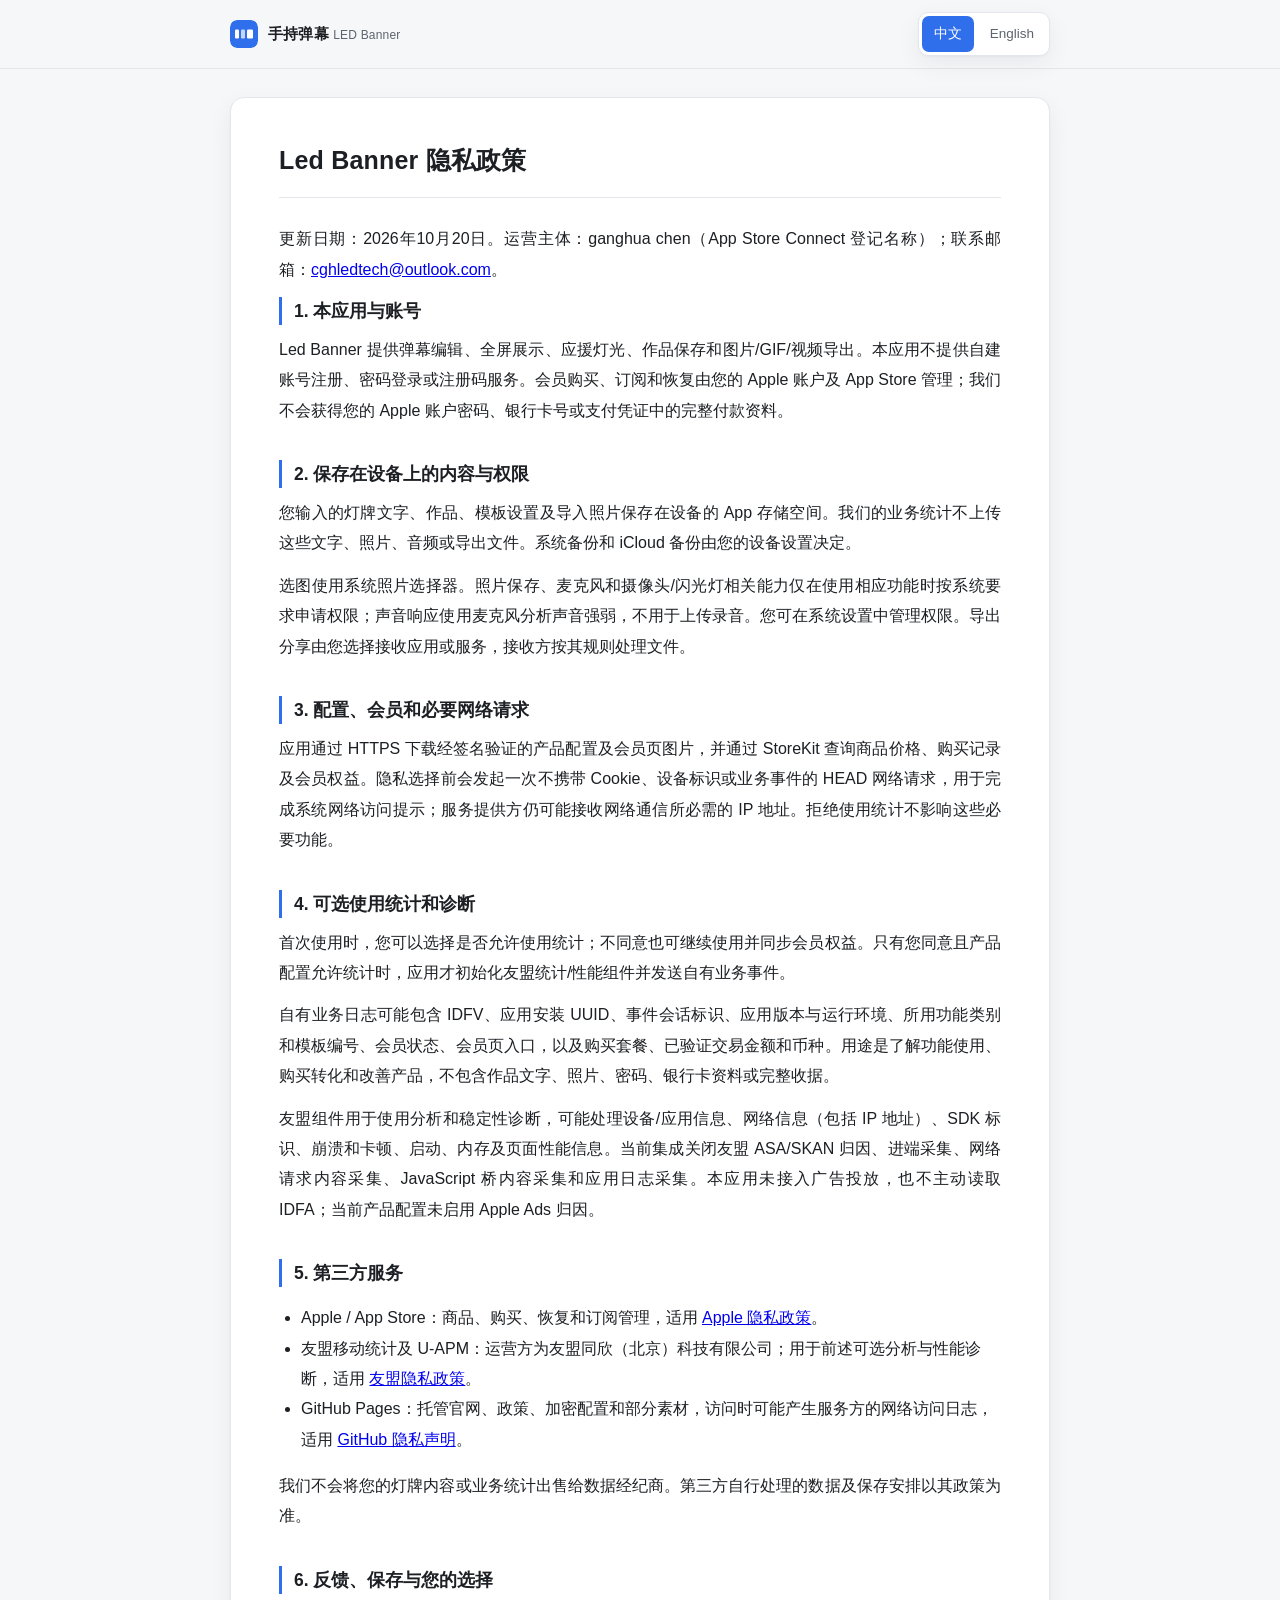
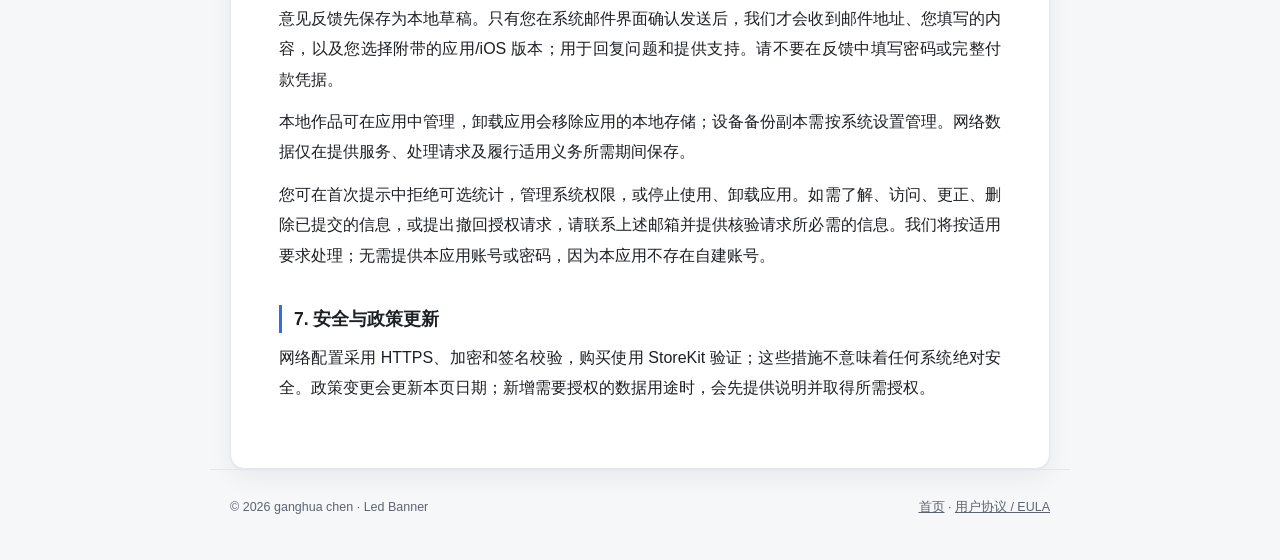
<file: privacy.html>
<!DOCTYPE html>
<html lang="zh-CN">
<head>
<meta charset="utf-8">
<meta name="viewport" content="width=device-width,initial-scale=1">
<title>手持弹幕 LED Banner · 隐私政策 / Privacy Policy</title>
<meta name="description" content="手持弹幕（LED Banner）隐私政策，说明个人信息的收集、使用、保护与用户权利。">
<meta name="theme-color" content="#2f6feb">
<link rel="icon" href="data:image/svg+xml,%3Csvg xmlns='http://www.w3.org/2000/svg' viewBox='0 0 28 28'%3E%3Crect width='28' height='28' rx='7' fill='%232f6feb'/%3E%3Crect x='5' y='9.5' width='4' height='9' rx='1.2' fill='%23fff'/%3E%3Crect x='11' y='9.5' width='4' height='9' rx='1.2' fill='%23fff' opacity='.72'/%3E%3Crect x='17' y='9.5' width='6' height='9' rx='1.2' fill='%23fff'/%3E%3C/svg%3E">
<style>
*,*::before,*::after{box-sizing:border-box}
:root{
  --bg:#f6f7f9; --card:#ffffff; --text:#1c1f23; --muted:#5d646e;
  --line:#e3e6ea; --accent:#2f6feb; --accent-soft:#eaf1fe;
  --ph-bg:#fff7e6; --ph-line:#e0a32e; --ph-text:#8a5b00;
  --shadow:0 1px 2px rgba(16,24,40,.04),0 8px 24px rgba(16,24,40,.06);
}
@media (prefers-color-scheme:dark){
  :root{--bg:#14161a;--card:#1c1f24;--text:#e8eaed;--muted:#a2a9b4;--line:#2c3138;
        --accent:#6c9bff;--accent-soft:#1f2a3d;--ph-bg:#33280f;--ph-line:#a97d1f;--ph-text:#e8c477;
        --shadow:0 1px 2px rgba(0,0,0,.4),0 8px 24px rgba(0,0,0,.35);}
}
html{-webkit-text-size-adjust:100%}
body{margin:0;background:var(--bg);color:var(--text);
  font-family:-apple-system,BlinkMacSystemFont,"Segoe UI","PingFang SC","Hiragino Sans GB","Microsoft YaHei",Roboto,Helvetica,Arial,sans-serif;
  line-height:1.9;font-size:16px}
header{position:sticky;top:0;z-index:10;background:var(--bg);border-bottom:1px solid var(--line)}
@supports (backdrop-filter:blur(1px)) or (-webkit-backdrop-filter:blur(1px)){
  header{background:rgba(246,247,249,.86);-webkit-backdrop-filter:saturate(180%) blur(12px);backdrop-filter:saturate(180%) blur(12px)}
  @media (prefers-color-scheme:dark){header{background:rgba(20,22,26,.86)}}
}
.hd{max-width:860px;margin:0 auto;padding:12px 20px;display:flex;flex-wrap:wrap;gap:10px;align-items:center}
.brand{display:flex;align-items:center;gap:10px;font-weight:700;font-size:15px;letter-spacing:.2px;text-decoration:none;color:inherit}
.brand svg{flex:none;border-radius:7px}
.brand small{font-weight:500;color:var(--muted);font-size:12px}
.spacer{flex:1 1 auto}
.seg{display:flex;gap:4px;background:var(--card);border:1px solid var(--line);border-radius:10px;padding:3px;box-shadow:var(--shadow)}
.seg a{padding:5px 12px;border-radius:7px;font-size:13.5px;color:var(--muted);text-decoration:none;white-space:nowrap;font-weight:500}
.seg a.on{background:var(--accent);color:#fff}
.seg a:not(.on):hover{background:var(--accent-soft);color:var(--accent)}
main{max-width:860px;margin:0 auto;padding:28px 20px 0}
.doc{display:none;background:var(--card);border:1px solid var(--line);border-radius:14px;
  padding:44px 48px 52px;box-shadow:var(--shadow)}
.doc.on{display:block}
.doc h1{font-size:25px;line-height:1.5;margin:0 0 26px;padding-bottom:18px;border-bottom:1px solid var(--line);letter-spacing:.2px}
.doc h2{font-size:17.5px;margin:34px 0 10px;padding-left:12px;border-left:3px solid var(--accent);line-height:1.6}
.doc h2:first-of-type{margin-top:0}
.doc p{margin:0 0 12px;color:var(--text);text-align:justify}
.doc ol,.doc ul{padding-left:22px}
.toc{background:var(--accent-soft);border:1px solid var(--line);border-radius:10px;padding:14px 18px 12px;margin:0 0 30px}
.toc-t{margin:0 0 6px;font-size:12.5px;font-weight:700;color:var(--accent);letter-spacing:1px;text-transform:uppercase}
.toc ul{margin:0;padding:0;list-style:none;columns:2;column-gap:26px}
.toc li{font-size:13.5px;color:var(--muted);line-height:1.85;break-inside:avoid}
.ph{background:var(--ph-bg);border-bottom:1px dashed var(--ph-line);color:var(--ph-text);
  padding:1px 5px;border-radius:4px;font-weight:600;white-space:nowrap}
footer{max-width:860px;margin:0 auto;padding:26px 20px 40px;color:var(--muted);font-size:12.5px;
  border-top:1px solid var(--line);display:flex;flex-wrap:wrap;gap:8px;justify-content:space-between}
footer a{color:inherit}
@media (max-width:640px){
  .doc{padding:26px 20px 34px;border-radius:12px}
  .doc h1{font-size:20px}.doc h2{font-size:16px}
  .toc ul{columns:1}
  .hd{padding:10px 14px;row-gap:8px}
  .spacer{display:none}
  .seg{flex:1 1 46%}
  .seg a{flex:1 1 auto;text-align:center;padding:6px 4px;font-size:13px}
}
@media print{
  header,footer,.toc{display:none!important}
  body{background:#fff;font-size:11.5pt;line-height:1.75}
  .doc{display:none;border:0;box-shadow:none;padding:0}
  .doc.on{display:block}
  .doc h2{page-break-after:avoid}
  .doc p{page-break-inside:avoid}
}
</style>
</head>
<body>
<header>
  <div class="hd">
    <a class="brand" href="/ledbanner-site/index.html"><svg width='28' height='28' viewBox='0 0 28 28' xmlns='http://www.w3.org/2000/svg'><rect width='28' height='28' rx='7' fill='#2f6feb'/><rect x='5' y='9.5' width='4' height='9' rx='1.2' fill='#fff'/><rect x='11' y='9.5' width='4' height='9' rx='1.2' fill='#fff' opacity='.72'/><rect x='17' y='9.5' width='6' height='9' rx='1.2' fill='#fff'/></svg><span>手持弹幕 <small>LED Banner</small></span></a>
    <div class="spacer"></div>
    <nav class="seg" id="langSeg" aria-label="语言 / Language">
      <a href="#zh" data-lang="zh">中文</a>
      <a href="#en" data-lang="en">English</a>
    </nav>
  </div>
</header>
<main>
<section class="doc" id="zh" lang="zh-CN">
<h1>Led Banner 隐私政策</h1>
<p>更新日期：2026年10月20日。运营主体：ganghua chen（App Store Connect 登记名称）；联系邮箱：<a href="mailto:cghledtech@outlook.com">cghledtech@outlook.com</a>。</p>
<h2>1. 本应用与账号</h2>
<p>Led Banner 提供弹幕编辑、全屏展示、应援灯光、作品保存和图片/GIF/视频导出。本应用不提供自建账号注册、密码登录或注册码服务。会员购买、订阅和恢复由您的 Apple 账户及 App Store 管理；我们不会获得您的 Apple 账户密码、银行卡号或支付凭证中的完整付款资料。</p>
<h2>2. 保存在设备上的内容与权限</h2>
<p>您输入的灯牌文字、作品、模板设置及导入照片保存在设备的 App 存储空间。我们的业务统计不上传这些文字、照片、音频或导出文件。系统备份和 iCloud 备份由您的设备设置决定。</p>
<p>选图使用系统照片选择器。照片保存、麦克风和摄像头/闪光灯相关能力仅在使用相应功能时按系统要求申请权限；声音响应使用麦克风分析声音强弱，不用于上传录音。您可在系统设置中管理权限。导出分享由您选择接收应用或服务，接收方按其规则处理文件。</p>
<h2>3. 配置、会员和必要网络请求</h2>
<p>应用通过 HTTPS 下载经签名验证的产品配置及会员页图片，并通过 StoreKit 查询商品价格、购买记录及会员权益。隐私选择前会发起一次不携带 Cookie、设备标识或业务事件的 HEAD 网络请求，用于完成系统网络访问提示；服务提供方仍可能接收网络通信所必需的 IP 地址。拒绝使用统计不影响这些必要功能。</p>
<h2>4. 可选使用统计和诊断</h2>
<p>首次使用时，您可以选择是否允许使用统计；不同意也可继续使用并同步会员权益。只有您同意且产品配置允许统计时，应用才初始化友盟统计/性能组件并发送自有业务事件。</p>
<p>自有业务日志可能包含 IDFV、应用安装 UUID、事件会话标识、应用版本与运行环境、所用功能类别和模板编号、会员状态、会员页入口，以及购买套餐、已验证交易金额和币种。用途是了解功能使用、购买转化和改善产品，不包含作品文字、照片、密码、银行卡资料或完整收据。</p>
<p>友盟组件用于使用分析和稳定性诊断，可能处理设备/应用信息、网络信息（包括 IP 地址）、SDK 标识、崩溃和卡顿、启动、内存及页面性能信息。当前集成关闭友盟 ASA/SKAN 归因、进端采集、网络请求内容采集、JavaScript 桥内容采集和应用日志采集。本应用未接入广告投放，也不主动读取 IDFA；当前产品配置未启用 Apple Ads 归因。</p>
<h2>5. 第三方服务</h2>
<ul><li>Apple / App Store：商品、购买、恢复和订阅管理，适用 <a href="https://www.apple.com/legal/privacy/">Apple 隐私政策</a>。</li>
<li>友盟移动统计及 U-APM：运营方为友盟同欣（北京）科技有限公司；用于前述可选分析与性能诊断，适用 <a href="https://www.umeng.com/page/policy">友盟隐私政策</a>。</li>
<li>GitHub Pages：托管官网、政策、加密配置和部分素材，访问时可能产生服务方的网络访问日志，适用 <a href="https://docs.github.com/en/site-policy/privacy-policies/github-general-privacy-statement">GitHub 隐私声明</a>。</li></ul>
<p>我们不会将您的灯牌内容或业务统计出售给数据经纪商。第三方自行处理的数据及保存安排以其政策为准。</p>
<h2>6. 反馈、保存与您的选择</h2>
<p>意见反馈先保存为本地草稿。只有您在系统邮件界面确认发送后，我们才会收到邮件地址、您填写的内容，以及您选择附带的应用/iOS 版本；用于回复问题和提供支持。请不要在反馈中填写密码或完整付款凭据。</p>
<p>本地作品可在应用中管理，卸载应用会移除应用的本地存储；设备备份副本需按系统设置管理。网络数据仅在提供服务、处理请求及履行适用义务所需期间保存。</p>
<p>您可在首次提示中拒绝可选统计，管理系统权限，或停止使用、卸载应用。如需了解、访问、更正、删除已提交的信息，或提出撤回授权请求，请联系上述邮箱并提供核验请求所必需的信息。我们将按适用要求处理；无需提供本应用账号或密码，因为本应用不存在自建账号。</p>
<h2>7. 安全与政策更新</h2>
<p>网络配置采用 HTTPS、加密和签名校验，购买使用 StoreKit 验证；这些措施不意味着任何系统绝对安全。政策变更会更新本页日期；新增需要授权的数据用途时，会先提供说明并取得所需授权。</p>
</section>
<section class="doc" id="en" lang="en">
<h1>Led Banner Privacy Policy</h1>
<p>Updated October 20, 2026. Operator: ganghua chen, the legal entity registered in App Store Connect. Contact: <a href="mailto:cghledtech@outlook.com">cghledtech@outlook.com</a>.</p>
<h2>1. The app and accounts</h2>
<p>Led Banner provides banner editing, fullscreen displays, cheering lights, saved designs and image/GIF/video exports. It has no app-owned account registration, password login or registration-code service. Apple and the App Store manage membership purchases, subscriptions and restoration. We do not receive your Apple account password, card number or full payment credentials.</p>
<h2>2. On-device content and permissions</h2>
<p>Your banner text, designs, settings and imported photos are stored in the app's on-device storage. Our business analytics do not upload this text, photos, audio or exported files. System and iCloud backups depend on your device settings.</p>
<p>Photo import uses the system photo picker. Photo saving, microphone and camera/flash capabilities request system permissions when the corresponding feature is used. Sound-responsive effects analyze sound levels without uploading recordings. Manage permissions in system settings. When you share an export, the destination you choose handles it under its own rules.</p>
<h2>3. Configuration, membership and necessary requests</h2>
<p>The app downloads signed product configuration and membership images over HTTPS, and uses StoreKit to obtain product prices, purchases and entitlements. Before the privacy choice, one HEAD request helps complete the system network-access prompt. It carries no cookies, device identifiers or business events; a network service may still receive the IP address needed for communication. Declining analytics does not disable these necessary functions.</p>
<h2>4. Optional analytics and diagnostics</h2>
<p>At first use, you can choose whether to allow analytics. You can continue using the app and synchronize membership without consenting. Umeng analytics/performance components and our business-event reporting start only with your consent and an enabled product analytics setting.</p>
<p>Our business logs may contain IDFV, an app installation UUID, event session identifiers, app version and environment, feature categories and template numbers, membership status, membership-page entry points, purchased plans, and verified transaction amounts and currency. These support usage analysis, conversion measurement and product improvements. They do not contain your banner content, photos, passwords, card details or full receipts.</p>
<p>Umeng may process device/app and network information (including IP address), SDK identifiers, crashes, stalls, launch, memory and page-performance data for optional analytics and stability diagnostics. This integration disables Umeng ASA/SKAN attribution, inbound collection, network request-content capture, JavaScript bridge-content capture and application-log capture. The app does not serve ads or actively read IDFA; Apple Ads attribution is disabled in the current product configuration.</p>
<h2>5. Service providers</h2>
<ul><li>Apple / App Store: products, purchases, restoration and subscription management; see <a href="https://www.apple.com/legal/privacy/">Apple's privacy policy</a>.</li>
<li>Umeng mobile analytics and U-APM, operated by Umeng Tongxin (Beijing) Technology Co., Ltd.: optional analytics and diagnostics described above; see <a href="https://www.umeng.com/page/policy">Umeng's privacy policy</a>.</li>
<li>GitHub Pages: website, policies, encrypted configuration and some assets; requests may generate provider access logs. See the <a href="https://docs.github.com/en/site-policy/privacy-policies/github-general-privacy-statement">GitHub privacy statement</a>.</li></ul>
<p>We do not sell your banner content or business analytics to data brokers. Providers' independent processing and retention are governed by their policies.</p>
<h2>6. Feedback, retention and choices</h2>
<p>Feedback begins as a local draft. We receive your email address, message and any app/iOS version information you choose to include only after you confirm sending in the system mail interface. We use it to respond and provide support. Do not include passwords or full payment credentials.</p>
<p>Manage local designs in the app. Uninstalling removes app-local storage; manage backup copies through system settings. Network data is retained only as long as needed to provide services, handle requests and meet applicable obligations.</p>
<p>You may decline optional analytics at the initial prompt, manage device permissions, stop using or uninstall the app. For information, access, correction, deletion or a request to withdraw authorization, contact the email above with the information needed to verify your request. We handle requests as required. No app account or password is needed because the app does not create its own accounts.</p>
<h2>7. Security and updates</h2>
<p>Configuration uses HTTPS, encryption and signature verification, and purchases use StoreKit verification. No system is absolutely secure. Changes update the date on this page; new purposes requiring authorization will be explained and the necessary authorization obtained first.</p>
</section>
</main>
<footer>
  <span>© <span id="yr">2026</span> ganghua chen · Led Banner</span>
  <span><a href="/ledbanner-site/index.html">首页</a> · <a href="/terms.html">用户协议 / EULA</a></span>
</footer>
<script>
(function(){
  var docs=document.querySelectorAll('.doc');
  var langA=document.querySelectorAll('#langSeg a');
  function apply(){
    var h=(location.hash||'').replace('#','');
    if(h!=='zh'&&h!=='en'){ h='zh'; history.replaceState(null,'','#zh'); }
    docs.forEach(function(d){ d.classList.toggle('on', d.id===h); });
    langA.forEach(function(a){ a.classList.toggle('on', a.dataset.lang===h); });
    document.documentElement.lang = (h==='zh')?'zh-CN':'en';
    document.title = (h==='zh'?'手持弹幕软件运营方隐私政策':'Privacy Policy of the Operator of LED Banner')+' · 手持弹幕 LED Banner';
  }
  window.addEventListener('hashchange',apply);
  apply();
  document.getElementById('yr').textContent=new Date().getFullYear();
})();
</script>
</body>
</html>
</file>
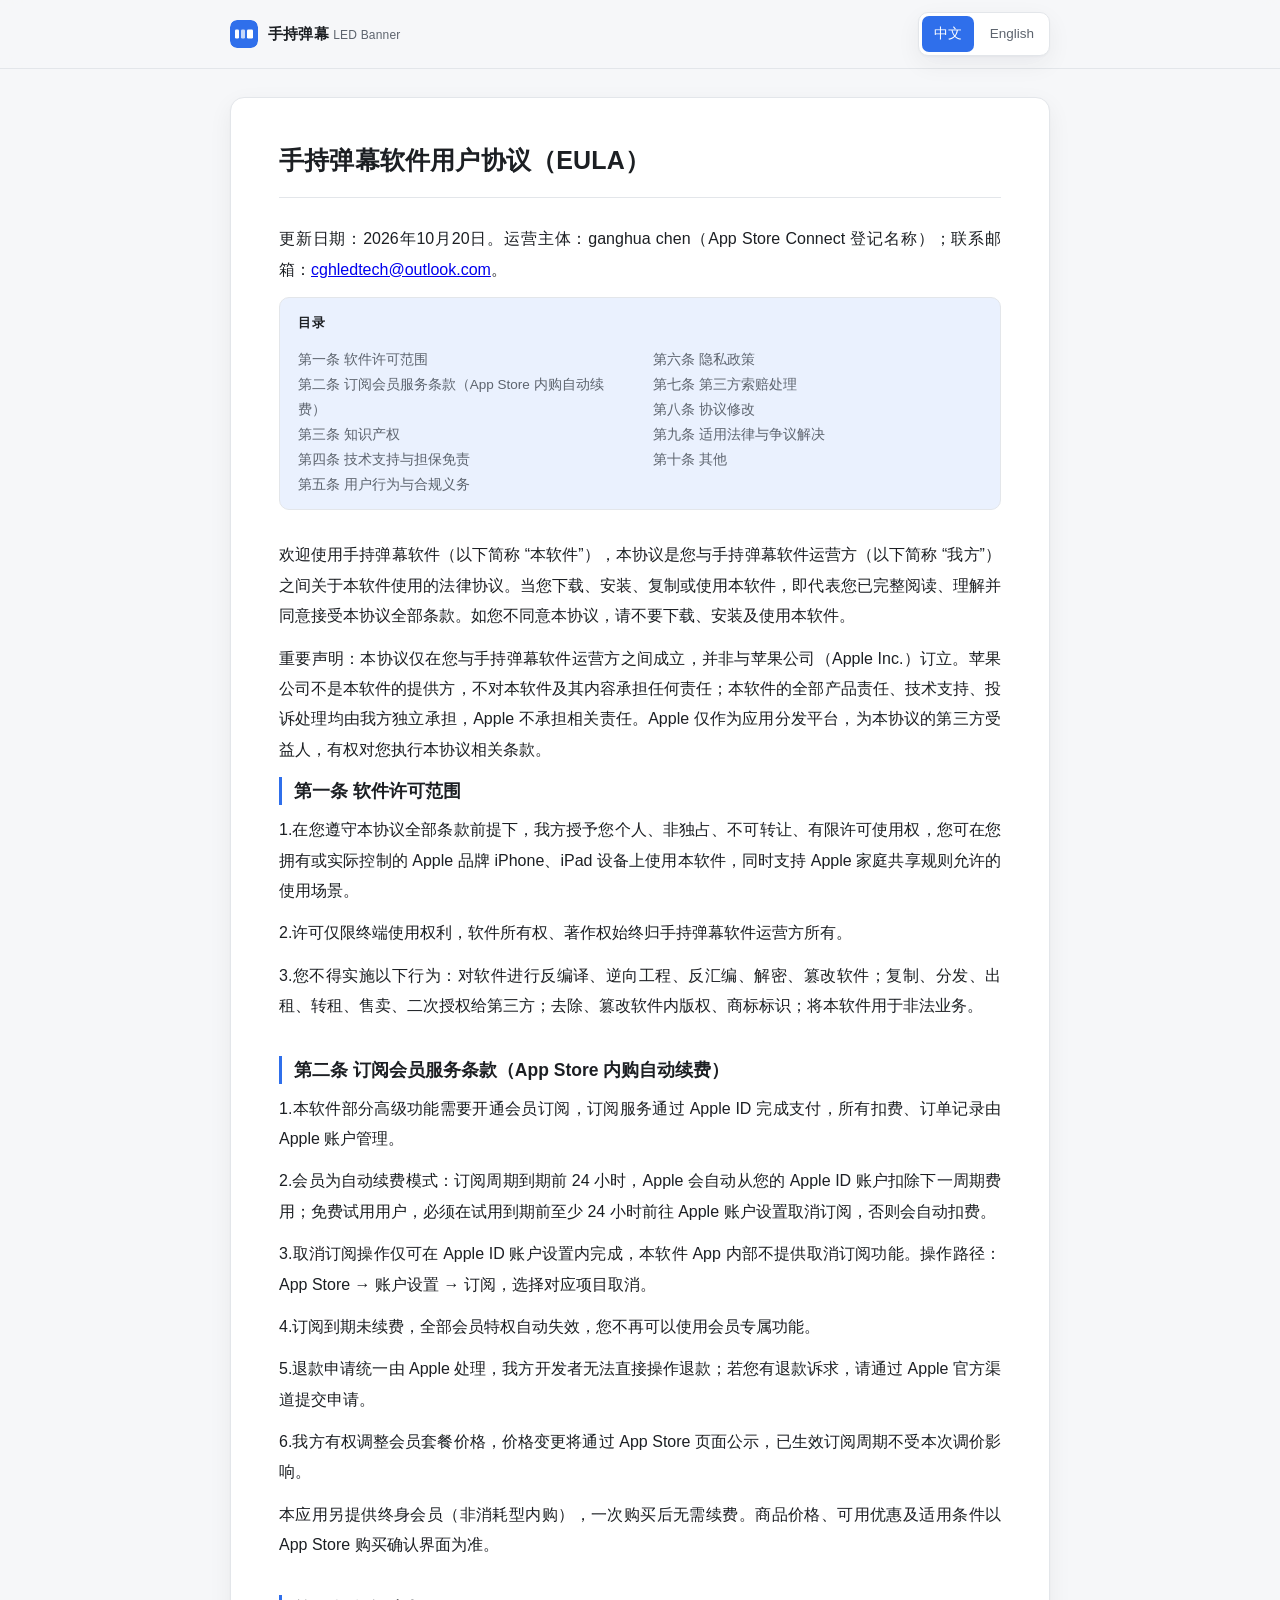
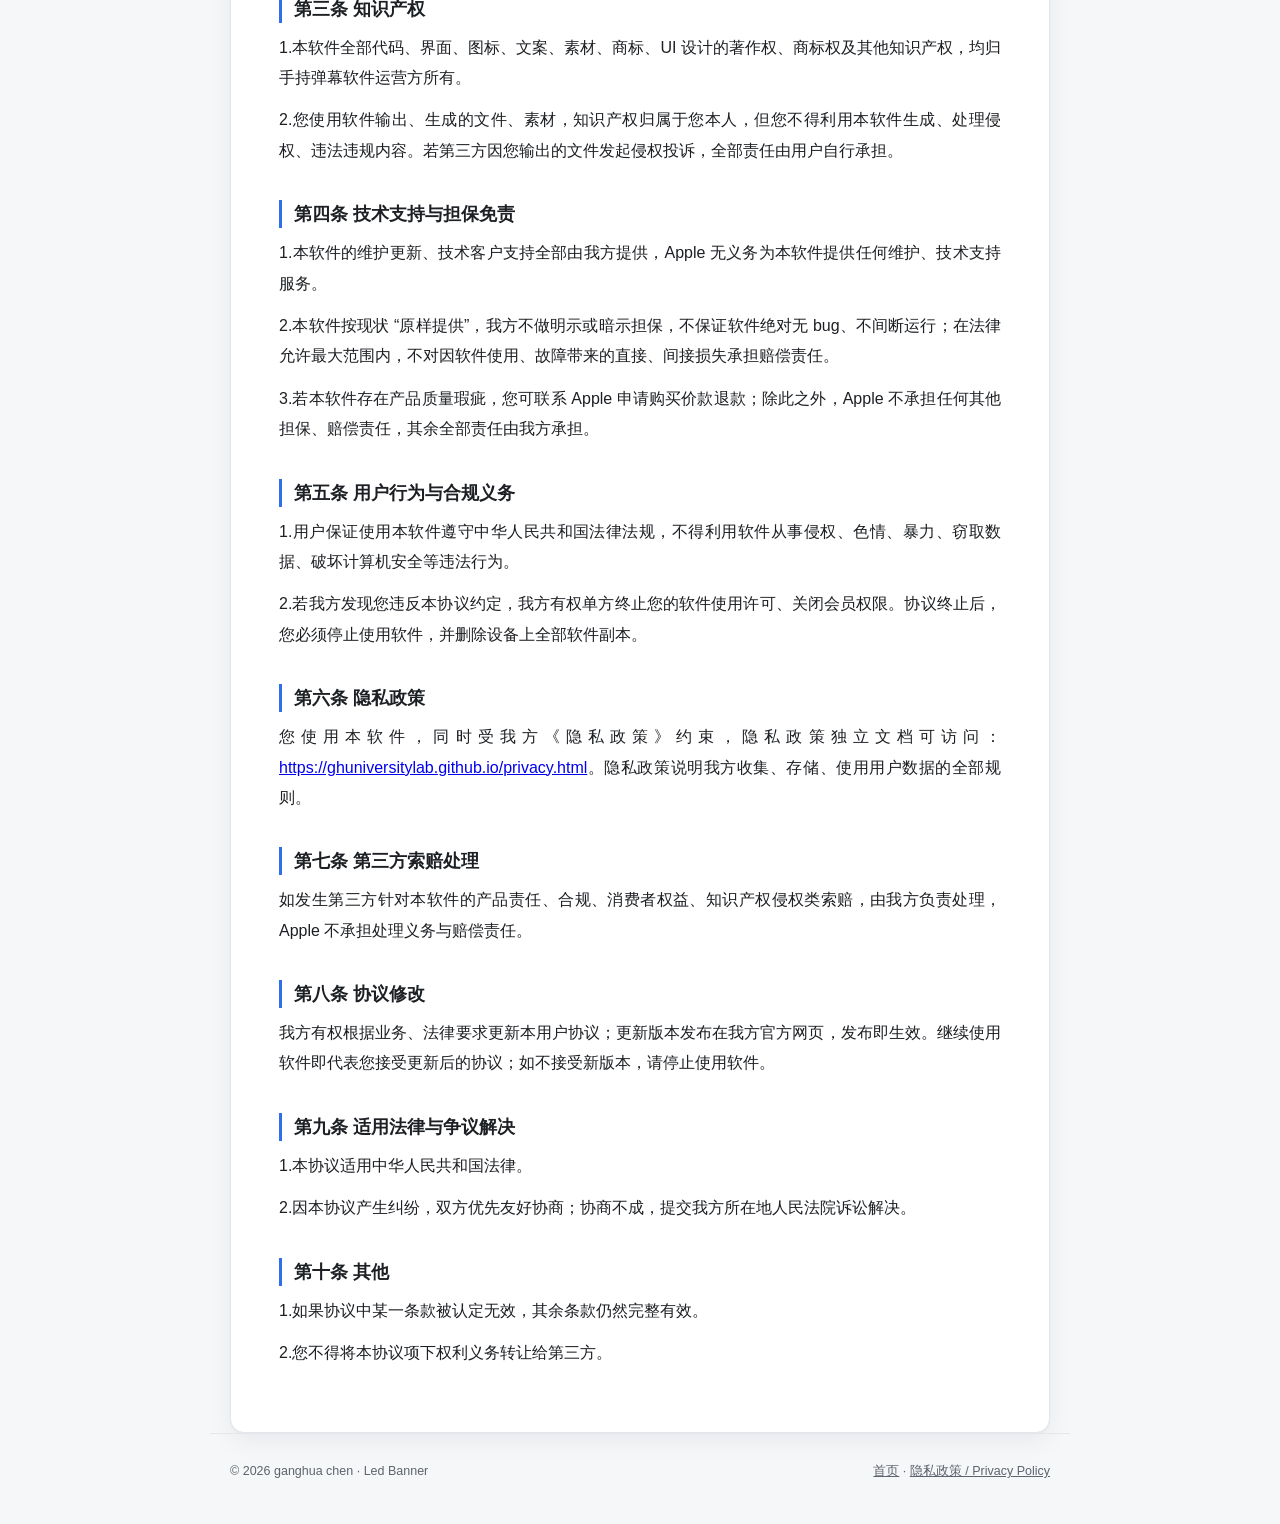
<file: terms.html>
<!DOCTYPE html>
<html lang="zh-CN">
<head>
<meta charset="utf-8">
<meta name="viewport" content="width=device-width,initial-scale=1">
<title>手持弹幕 LED Banner · 用户协议 / EULA</title>
<meta name="description" content="手持弹幕（LED Banner）用户协议（EULA），提供简体中文与 English 两个版本。">
<meta name="theme-color" content="#2f6feb">
<link rel="icon" href="data:image/svg+xml,%3Csvg xmlns='http://www.w3.org/2000/svg' viewBox='0 0 28 28'%3E%3Crect width='28' height='28' rx='7' fill='%232f6feb'/%3E%3Crect x='5' y='9.5' width='4' height='9' rx='1.2' fill='%23fff'/%3E%3Crect x='11' y='9.5' width='4' height='9' rx='1.2' fill='%23fff' opacity='.72'/%3E%3Crect x='17' y='9.5' width='6' height='9' rx='1.2' fill='%23fff'/%3E%3C/svg%3E">
<style>
*,*::before,*::after{box-sizing:border-box}
:root{
  --bg:#f6f7f9; --card:#ffffff; --text:#1c1f23; --muted:#5d646e;
  --line:#e3e6ea; --accent:#2f6feb; --accent-soft:#eaf1fe;
  --ph-bg:#fff7e6; --ph-line:#e0a32e; --ph-text:#8a5b00;
  --shadow:0 1px 2px rgba(16,24,40,.04),0 8px 24px rgba(16,24,40,.06);
}
@media (prefers-color-scheme:dark){
  :root{--bg:#14161a;--card:#1c1f24;--text:#e8eaed;--muted:#a2a9b4;--line:#2c3138;
        --accent:#6c9bff;--accent-soft:#1f2a3d;--ph-bg:#33280f;--ph-line:#a97d1f;--ph-text:#e8c477;
        --shadow:0 1px 2px rgba(0,0,0,.4),0 8px 24px rgba(0,0,0,.35);}
}
html{-webkit-text-size-adjust:100%}
body{margin:0;background:var(--bg);color:var(--text);
  font-family:-apple-system,BlinkMacSystemFont,"Segoe UI","PingFang SC","Hiragino Sans GB","Microsoft YaHei",Roboto,Helvetica,Arial,sans-serif;
  line-height:1.9;font-size:16px}
header{position:sticky;top:0;z-index:10;background:var(--bg);border-bottom:1px solid var(--line)}
@supports (backdrop-filter:blur(1px)) or (-webkit-backdrop-filter:blur(1px)){
  header{background:rgba(246,247,249,.86);-webkit-backdrop-filter:saturate(180%) blur(12px);backdrop-filter:saturate(180%) blur(12px)}
  @media (prefers-color-scheme:dark){header{background:rgba(20,22,26,.86)}}
}
.hd{max-width:860px;margin:0 auto;padding:12px 20px;display:flex;flex-wrap:wrap;gap:10px;align-items:center}
.brand{display:flex;align-items:center;gap:10px;font-weight:700;font-size:15px;letter-spacing:.2px;text-decoration:none;color:inherit}
.brand svg{flex:none;border-radius:7px}
.brand small{font-weight:500;color:var(--muted);font-size:12px}
.spacer{flex:1 1 auto}
.seg{display:flex;gap:4px;background:var(--card);border:1px solid var(--line);border-radius:10px;padding:3px;box-shadow:var(--shadow)}
.seg a{padding:5px 12px;border-radius:7px;font-size:13.5px;color:var(--muted);text-decoration:none;white-space:nowrap;font-weight:500}
.seg a.on{background:var(--accent);color:#fff}
.seg a:not(.on):hover{background:var(--accent-soft);color:var(--accent)}
main{max-width:860px;margin:0 auto;padding:28px 20px 0}
.doc{display:none;background:var(--card);border:1px solid var(--line);border-radius:14px;
  padding:44px 48px 52px;box-shadow:var(--shadow)}
.doc.on{display:block}
.doc h1{font-size:25px;line-height:1.5;margin:0 0 26px;padding-bottom:18px;border-bottom:1px solid var(--line);letter-spacing:.2px}
.doc h2{font-size:17.5px;margin:34px 0 10px;padding-left:12px;border-left:3px solid var(--accent);line-height:1.6}
.doc h2:first-of-type{margin-top:0}
.doc p{margin:0 0 12px;color:var(--text);text-align:justify}
.doc ol,.doc ul{padding-left:22px}
.toc{background:var(--accent-soft);border:1px solid var(--line);border-radius:10px;padding:14px 18px 12px;margin:0 0 30px}
.toc-t{margin:0 0 6px;font-size:12.5px;font-weight:700;color:var(--accent);letter-spacing:1px;text-transform:uppercase}
.toc ul{margin:0;padding:0;list-style:none;columns:2;column-gap:26px}
.toc li{font-size:13.5px;color:var(--muted);line-height:1.85;break-inside:avoid}
.ph{background:var(--ph-bg);border-bottom:1px dashed var(--ph-line);color:var(--ph-text);
  padding:1px 5px;border-radius:4px;font-weight:600;white-space:nowrap}
footer{max-width:860px;margin:0 auto;padding:26px 20px 40px;color:var(--muted);font-size:12.5px;
  border-top:1px solid var(--line);display:flex;flex-wrap:wrap;gap:8px;justify-content:space-between}
footer a{color:inherit}
@media (max-width:640px){
  .doc{padding:26px 20px 34px;border-radius:12px}
  .doc h1{font-size:20px}.doc h2{font-size:16px}
  .toc ul{columns:1}
  .hd{padding:10px 14px;row-gap:8px}
  .spacer{display:none}
  .seg{flex:1 1 46%}
  .seg a{flex:1 1 auto;text-align:center;padding:6px 4px;font-size:13px}
}
@media print{
  header,footer,.toc{display:none!important}
  body{background:#fff;font-size:11.5pt;line-height:1.75}
  .doc{display:none;border:0;box-shadow:none;padding:0}
  .doc.on{display:block}
  .doc h2{page-break-after:avoid}
  .doc p{page-break-inside:avoid}
}
</style>
</head>
<body>
<header>
  <div class="hd">
    <a class="brand" href="/ledbanner-site/index.html"><svg width='28' height='28' viewBox='0 0 28 28' xmlns='http://www.w3.org/2000/svg'><rect width='28' height='28' rx='7' fill='#2f6feb'/><rect x='5' y='9.5' width='4' height='9' rx='1.2' fill='#fff'/><rect x='11' y='9.5' width='4' height='9' rx='1.2' fill='#fff' opacity='.72'/><rect x='17' y='9.5' width='6' height='9' rx='1.2' fill='#fff'/></svg><span>手持弹幕 <small>LED Banner</small></span></a>
    <div class="spacer"></div>
    <nav class="seg" id="langSeg" aria-label="语言 / Language">
      <a href="#zh" data-lang="zh">中文</a>
      <a href="#en" data-lang="en">English</a>
    </nav>
  </div>
</header>
<main>
<section class="doc" id="zh" lang="zh-CN">
<h1>手持弹幕软件用户协议（EULA）</h1>
<p>更新日期：2026年10月20日。运营主体：ganghua chen（App Store Connect 登记名称）；联系邮箱：<a href="mailto:cghledtech@outlook.com">cghledtech@outlook.com</a>。</p>
<nav class="toc"><p class="toc-t">目录</p><ul><li>第一条 软件许可范围</li><li>第二条 订阅会员服务条款（App Store 内购自动续费）</li><li>第三条 知识产权</li><li>第四条 技术支持与担保免责</li><li>第五条 用户行为与合规义务</li><li>第六条 隐私政策</li><li>第七条 第三方索赔处理</li><li>第八条 协议修改</li><li>第九条 适用法律与争议解决</li><li>第十条 其他</li></ul></nav>
<p>欢迎使用手持弹幕软件（以下简称 “本软件”），本协议是您与手持弹幕软件运营方（以下简称 “我方”）之间关于本软件使用的法律协议。当您下载、安装、复制或使用本软件，即代表您已完整阅读、理解并同意接受本协议全部条款。如您不同意本协议，请不要下载、安装及使用本软件。</p>
<p>重要声明：本协议仅在您与手持弹幕软件运营方之间成立，并非与苹果公司（Apple Inc.）订立。苹果公司不是本软件的提供方，不对本软件及其内容承担任何责任；本软件的全部产品责任、技术支持、投诉处理均由我方独立承担，Apple 不承担相关责任。Apple 仅作为应用分发平台，为本协议的第三方受益人，有权对您执行本协议相关条款。</p>
<h2>第一条 软件许可范围</h2>
<p>1.在您遵守本协议全部条款前提下，我方授予您个人、非独占、不可转让、有限许可使用权，您可在您拥有或实际控制的 Apple 品牌 iPhone、iPad 设备上使用本软件，同时支持 Apple 家庭共享规则允许的使用场景。</p>
<p>2.许可仅限终端使用权利，软件所有权、著作权始终归手持弹幕软件运营方所有。</p>
<p>3.您不得实施以下行为：对软件进行反编译、逆向工程、反汇编、解密、篡改软件；复制、分发、出租、转租、售卖、二次授权给第三方；去除、篡改软件内版权、商标标识；将本软件用于非法业务。</p>
<h2>第二条 订阅会员服务条款（App Store 内购自动续费）</h2>
<p>1.本软件部分高级功能需要开通会员订阅，订阅服务通过 Apple ID 完成支付，所有扣费、订单记录由 Apple 账户管理。</p>
<p>2.会员为自动续费模式：订阅周期到期前 24 小时，Apple 会自动从您的 Apple ID 账户扣除下一周期费用；免费试用用户，必须在试用到期前至少 24 小时前往 Apple 账户设置取消订阅，否则会自动扣费。</p>
<p>3.取消订阅操作仅可在 Apple ID 账户设置内完成，本软件 App 内部不提供取消订阅功能。操作路径：App Store → 账户设置 → 订阅，选择对应项目取消。</p>
<p>4.订阅到期未续费，全部会员特权自动失效，您不再可以使用会员专属功能。</p>
<p>5.退款申请统一由 Apple 处理，我方开发者无法直接操作退款；若您有退款诉求，请通过 Apple 官方渠道提交申请。</p>
<p>6.我方有权调整会员套餐价格，价格变更将通过 App Store 页面公示，已生效订阅周期不受本次调价影响。</p>
<p>本应用另提供终身会员（非消耗型内购），一次购买后无需续费。商品价格、可用优惠及适用条件以 App Store 购买确认界面为准。</p>
<h2>第三条 知识产权</h2>
<p>1.本软件全部代码、界面、图标、文案、素材、商标、UI 设计的著作权、商标权及其他知识产权，均归手持弹幕软件运营方所有。</p>
<p>2.您使用软件输出、生成的文件、素材，知识产权归属于您本人，但您不得利用本软件生成、处理侵权、违法违规内容。若第三方因您输出的文件发起侵权投诉，全部责任由用户自行承担。</p>
<h2>第四条 技术支持与担保免责</h2>
<p>1.本软件的维护更新、技术客户支持全部由我方提供，Apple 无义务为本软件提供任何维护、技术支持服务。</p>
<p>2.本软件按现状 “原样提供”，我方不做明示或暗示担保，不保证软件绝对无 bug、不间断运行；在法律允许最大范围内，不对因软件使用、故障带来的直接、间接损失承担赔偿责任。</p>
<p>3.若本软件存在产品质量瑕疵，您可联系 Apple 申请购买价款退款；除此之外，Apple 不承担任何其他担保、赔偿责任，其余全部责任由我方承担。</p>
<h2>第五条 用户行为与合规义务</h2>
<p>1.用户保证使用本软件遵守中华人民共和国法律法规，不得利用软件从事侵权、色情、暴力、窃取数据、破坏计算机安全等违法行为。</p>
<p>2.若我方发现您违反本协议约定，我方有权单方终止您的软件使用许可、关闭会员权限。协议终止后，您必须停止使用软件，并删除设备上全部软件副本。</p>
<h2>第六条 隐私政策</h2>
<p>您使用本软件，同时受我方《隐私政策》约束，隐私政策独立文档可访问：<a href="/privacy.html">https://ghuniversitylab.github.io/privacy.html</a>。隐私政策说明我方收集、存储、使用用户数据的全部规则。</p>
<h2>第七条 第三方索赔处理</h2>
<p>如发生第三方针对本软件的产品责任、合规、消费者权益、知识产权侵权类索赔，由我方负责处理，Apple 不承担处理义务与赔偿责任。</p>
<h2>第八条 协议修改</h2>
<p>我方有权根据业务、法律要求更新本用户协议；更新版本发布在我方官方网页，发布即生效。继续使用软件即代表您接受更新后的协议；如不接受新版本，请停止使用软件。</p>
<h2>第九条 适用法律与争议解决</h2>
<p>1.本协议适用中华人民共和国法律。</p>
<p>2.因本协议产生纠纷，双方优先友好协商；协商不成，提交我方所在地人民法院诉讼解决。</p>
<h2>第十条 其他</h2>
<p>1.如果协议中某一条款被认定无效，其余条款仍然完整有效。</p>
<p>2.您不得将本协议项下权利义务转让给第三方。</p>
</section>
<section class="doc" id="en" lang="en">
<h1>LED Banner End User License Agreement (EULA)</h1>
<p>Updated October 20, 2026. Operator: ganghua chen, the legal entity registered in App Store Connect. Contact: <a href="mailto:cghledtech@outlook.com">cghledtech@outlook.com</a>.</p>
<nav class="toc"><p class="toc-t">Contents</p><ul><li>Article 1  Scope of Software License</li><li>Article 2  Subscription Membership Terms (Auto-Renewing In-App Purchase on the App Store)</li><li>Article 3  Intellectual Property</li><li>Article 4  Technical Support and Disclaimer of Warranty</li><li>Article 5  User Conduct and Compliance Obligations</li><li>Article 6  Privacy Policy</li><li>Article 7  Third-Party Claims</li><li>Article 8  Amendment of This Agreement</li><li>Article 9  Governing Law and Dispute Resolution</li><li>Article 10  Miscellaneous</li></ul></nav>
<p>Welcome to LED Banner (the “Software”). This Agreement is a legal agreement between you and the Operator of LED Banner (the “Operator”, also referred to as “we”, “us” or “our”) regarding your use of the Software. By downloading, installing, copying or using the Software, you confirm that you have read, understood and agreed to be bound by all terms of this Agreement. If you do not agree to this Agreement, please do not download, install or use the Software.</p>
<p>Important Notice: This Agreement is concluded solely between you and the Operator of LED Banner, and is not concluded with Apple Inc. Apple is not the provider of the Software and assumes no responsibility for the Software or its content. All product liability, technical support and complaint handling in respect of the Software are borne solely by us; Apple assumes no such responsibility. Apple acts only as the application distribution platform and is a third-party beneficiary of this Agreement, and has the right to enforce the relevant terms of this Agreement against you.</p>
<h2>Article 1  Scope of Software License</h2>
<p>1. Subject to your compliance with all terms of this Agreement, we grant you a personal, non-exclusive, non-transferable, limited license to use the Software on Apple-branded iPhone and iPad devices that you own or control, including the usage scenarios permitted by Apple’s Family Sharing rules.</p>
<p>2. The license is limited to the right of end use only. All ownership and copyright in the Software remain vested in the Operator of LED Banner.</p>
<p>3. You shall not: decompile, reverse engineer, disassemble, decrypt or otherwise tamper with the Software; copy, distribute, rent, sublease, sell or sublicense the Software to any third party; remove or alter any copyright or trademark notices in the Software; or use the Software for any illegal business.</p>
<h2>Article 2  Subscription Membership Terms (Auto-Renewing In-App Purchase on the App Store)</h2>
<p>1. Certain premium features of the Software require a membership subscription. The subscription is paid through your Apple ID, and all charges and order records are managed by your Apple account.</p>
<p>2. The membership renews automatically: within 24 hours before the end of the current subscription period, Apple will automatically charge the fee for the next period to your Apple ID account. Free-trial users must cancel the subscription in Apple account settings at least 24 hours before the trial expires; otherwise the fee will be charged automatically.</p>
<p>3. Subscriptions can only be cancelled in your Apple ID account settings; the app itself does not provide an in-app cancellation function. How to cancel: App Store → Account Settings → Subscriptions, then select the relevant item and cancel.</p>
<p>4. If the subscription is not renewed upon expiry, all membership privileges will automatically lapse and you will no longer be able to use members-only features.</p>
<p>5. All refund requests are handled by Apple; we, as the developer, cannot process refunds directly. If you wish to request a refund, please submit your request through Apple’s official channels.</p>
<p>6. We reserve the right to adjust membership pricing. Price changes will be published on the App Store page, and any subscription period already in effect will not be affected by the change.</p>
<p>The app also offers lifetime membership as a non-consumable purchase, with no recurring renewal. Prices, available offers and eligibility are shown on the App Store purchase confirmation screen.</p>
<h2>Article 3  Intellectual Property</h2>
<p>1. All copyright, trademark rights and other intellectual property rights in the Software’s code, interfaces, icons, copy, assets, trademarks and UI design are owned by the Operator of LED Banner.</p>
<p>2. The intellectual property rights in any files or materials output or generated by you using the Software belong to you; however, you must not use the Software to generate or process infringing or unlawful content. If a third party files an infringement complaint in respect of files you output, you shall bear full responsibility.</p>
<h2>Article 4  Technical Support and Disclaimer of Warranty</h2>
<p>1. All maintenance, updates and technical customer support for the Software are provided by us. Apple has no obligation to provide any maintenance or technical support for the Software.</p>
<p>2. The Software is provided “as is”. We make no express or implied warranties and do not guarantee that the Software will be entirely free of bugs or operate uninterrupted. To the maximum extent permitted by law, we shall not be liable for any direct or indirect losses arising from the use of, or any failure of, the Software.</p>
<p>3. If the Software has a quality defect, you may contact Apple to request a refund of the purchase price; beyond that, Apple assumes no other warranty or liability, and all remaining liability is borne by us.</p>
<h2>Article 5  User Conduct and Compliance Obligations</h2>
<p>1. You undertake to comply with the laws and regulations of the People’s Republic of China when using the Software, and you must not use the Software for any illegal activities such as infringement, pornography, violence, data theft or breaches of computer security.</p>
<p>2. If we discover that you have breached this Agreement, we have the right to unilaterally terminate your license to use the Software and to disable your membership. Upon termination, you must stop using the Software and delete all copies of the Software from your devices.</p>
<h2>Article 6  Privacy Policy</h2>
<p>Your use of the Software is also governed by our Privacy Policy, which is available as a separate document at: <a href="/privacy.html">https://ghuniversitylab.github.io/privacy.html</a>. The Privacy Policy sets out all the rules on how we collect, store and use user data.</p>
<h2>Article 7  Third-Party Claims</h2>
<p>If any third party brings a claim in respect of the Software relating to product liability, compliance, consumer rights or intellectual property infringement, we will be responsible for handling it, and Apple assumes no obligation to handle such claims or to pay compensation.</p>
<h2>Article 8  Amendment of This Agreement</h2>
<p>We reserve the right to update this Agreement in accordance with business and legal requirements. Updated versions will be published on our official website and take effect upon publication. Continued use of the Software constitutes acceptance of the updated Agreement; if you do not accept the new version, please stop using the Software.</p>
<h2>Article 9  Governing Law and Dispute Resolution</h2>
<p>1. This Agreement is governed by the laws of the People’s Republic of China.</p>
<p>2. Any dispute arising from this Agreement shall first be resolved through friendly negotiation; if negotiation fails, the dispute shall be submitted to the people’s court in the place where we are located for resolution through litigation.</p>
<h2>Article 10  Miscellaneous</h2>
<p>1. If any provision of this Agreement is held invalid, the remaining provisions shall remain fully valid and effective.</p>
<p>2. You may not assign your rights or obligations under this Agreement to any third party.</p>
</section>
</main>
<footer>
  <span>© <span id="yr">2026</span> ganghua chen · Led Banner</span>
  <span><a href="/ledbanner-site/index.html">首页</a> · <a href="/privacy.html">隐私政策 / Privacy Policy</a></span>
</footer>
<script>
(function(){
  var docs=document.querySelectorAll('.doc');
  var langA=document.querySelectorAll('#langSeg a');
  function apply(){
    var h=(location.hash||'').replace('#','');
    if(h!=='zh'&&h!=='en'){ h='zh'; history.replaceState(null,'','#zh'); }
    docs.forEach(function(d){ d.classList.toggle('on', d.id===h); });
    langA.forEach(function(a){ a.classList.toggle('on', a.dataset.lang===h); });
    document.documentElement.lang = (h==='zh')?'zh-CN':'en';
    document.title = (h==='zh'?'手持弹幕软件用户协议（EULA）':'LED Banner End User License Agreement (EULA)')+' · 手持弹幕 LED Banner';
  }
  window.addEventListener('hashchange',apply);
  apply();
  document.getElementById('yr').textContent=new Date().getFullYear();
})();
</script>
</body>
</html>
</file>
<file: ledbanner-site/assets/css/base.css>
/* ==========================================================================
   手持弹幕 官网 - base.css
   设计令牌 / 重置 / 通用组件（导航、按钮、页脚、悬浮件、滚动动画）
   版式参考：ledbanner.softin-tech.com（深色 + 玫红强调色，1250px 内容宽度）
   ========================================================================== */

/* ---------- 设计令牌 ---------- */
:root {
  /* 背景层：参考站用 #000 与 #171717 交替分区 */
  --bg: #000000;
  --bg-1: #171717;
  --bg-2: #1f1f1f;
  --bg-3: #262626;

  /* 强调色：参考站主色 #FF0071 */
  --pink: #ff0071;
  --pink-soft: #ff4d94;
  --pink-deep: #c4005a;
  --led-red: #ff2d3f;

  /* 文本层级 */
  --text-1: #e7e7e7;
  --text-2: #b0b0b0;
  --text-3: #666666;

  --line: rgba(255, 255, 255, 0.1);
  --line-2: rgba(255, 255, 255, 0.18);

  /* 版心与间距 */
  --container: 1250px;
  --gutter: clamp(20px, 4vw, 40px);
  --radius-card: 14px;
  --radius-pill: 51px;

  /* 导航高度 */
  --nav-h: 80px;

  /* 动效 */
  --ease: cubic-bezier(0.22, 0.61, 0.36, 1);
  --dur: 0.45s;

  --font: "PingFang SC", "HarmonyOS Sans SC", "Microsoft YaHei",
    "Helvetica Neue", Helvetica, Arial, sans-serif;
  --font-num: "SF Pro Display", "Helvetica Neue", Arial, sans-serif;
}

/* ---------- 重置 ---------- */
*,
*::before,
*::after {
  box-sizing: border-box;
}

html {
  -webkit-text-size-adjust: 100%;
  scroll-behavior: smooth;
  /* 锚点定位时避开固定导航 */
  scroll-padding-top: var(--nav-h);
}

body {
  margin: 0;
  background-color: var(--bg);
  color: var(--text-1);
  font-family: var(--font);
  font-size: 16px;
  line-height: 1.7;
  font-weight: 400;
  -webkit-font-smoothing: antialiased;
  -moz-osx-font-smoothing: grayscale;
  overflow-x: hidden;
}

h1,
h2,
h3,
h4,
p,
figure,
ul,
ol {
  margin: 0;
  padding: 0;
}

ul,
ol {
  list-style: none;
}

a {
  color: inherit;
  text-decoration: none;
  transition: color 0.25s var(--ease), opacity 0.25s var(--ease);
}

img,
svg,
canvas {
  display: block;
  max-width: 100%;
}

button,
input,
select,
textarea {
  font: inherit;
  color: inherit;
}

button {
  background: none;
  border: 0;
  cursor: pointer;
}

:focus-visible {
  outline: 2px solid var(--pink);
  outline-offset: 3px;
  border-radius: 4px;
}

::selection {
  background: var(--pink);
  color: #fff;
}

/* 自定义滚动条（Webkit） */
::-webkit-scrollbar {
  width: 10px;
  height: 10px;
}
::-webkit-scrollbar-track {
  background: #0d0d0d;
}
::-webkit-scrollbar-thumb {
  background: #333;
  border-radius: 6px;
}
::-webkit-scrollbar-thumb:hover {
  background: var(--pink);
}

/* ---------- 布局工具 ---------- */
.container {
  width: 100%;
  max-width: var(--container);
  margin: 0 auto;
  padding: 0 var(--gutter);
}

.sr-only {
  position: absolute;
  width: 1px;
  height: 1px;
  padding: 0;
  margin: -1px;
  overflow: hidden;
  clip: rect(0 0 0 0);
  white-space: nowrap;
  border: 0;
}

.skip-link {
  position: absolute;
  top: -100px;
  left: 16px;
  z-index: 999;
  padding: 10px 18px;
  background: var(--pink);
  color: #fff;
  border-radius: 8px;
}
.skip-link:focus {
  top: 16px;
}

/* ---------- 按钮 ---------- */
.btn {
  display: inline-flex;
  align-items: center;
  justify-content: center;
  gap: 10px;
  min-width: 200px;
  height: 60px;
  padding: 0 34px;
  border-radius: var(--radius-pill);
  font-size: 17px;
  font-weight: 500;
  letter-spacing: 0.02em;
  white-space: nowrap;
  transition: transform 0.25s var(--ease), background-color 0.25s var(--ease),
    color 0.25s var(--ease), border-color 0.25s var(--ease),
    box-shadow 0.25s var(--ease);
}

/* 描边胶囊 —— 对应参考站 .button_before */
.btn--ghost {
  border: 1px solid rgba(255, 255, 255, 0.7);
  color: #fff;
  background: rgba(255, 255, 255, 0.02);
  backdrop-filter: blur(6px);
}
.btn--ghost:hover {
  background: #fff;
  border-color: #fff;
  color: #111;
  transform: translateY(-2px);
}

/* 实心胶囊 —— 对应参考站 .button */
.btn--solid {
  color: #fff;
  background: linear-gradient(135deg, var(--pink) 0%, #ff3b84 100%);
  box-shadow: 0 10px 30px -10px rgba(255, 0, 113, 0.85);
}
.btn--solid:hover {
  transform: translateY(-2px);
  box-shadow: 0 16px 38px -12px rgba(255, 0, 113, 0.95);
}

.btn:active {
  transform: translateY(0) scale(0.985);
}

.btn__icon {
  width: 19px;
  height: 19px;
  flex: none;
  fill: currentColor;
}

.btn--sm {
  height: 46px;
  min-width: auto;
  padding: 0 24px;
  font-size: 15px;
}

/* ---------- 导航 ---------- */
.site-nav {
  position: fixed;
  inset: 0 0 auto 0;
  z-index: 100;
  height: var(--nav-h);
  display: flex;
  align-items: center;
  transition: background-color 0.35s var(--ease),
    border-color 0.35s var(--ease), backdrop-filter 0.35s var(--ease);
  border-bottom: 1px solid transparent;
}

/* 滚动后由透明变为半透明实底 */
.site-nav.is-scrolled {
  background: rgba(10, 10, 10, 0.82);
  backdrop-filter: saturate(160%) blur(14px);
  -webkit-backdrop-filter: saturate(160%) blur(14px);
  border-bottom-color: var(--line);
}

.site-nav__inner {
  display: flex;
  align-items: center;
  justify-content: space-between;
  gap: 20px;
}

.brand {
  display: flex;
  align-items: center;
  gap: 14px;
  flex: none;
}

.brand__logo {
  width: 40px;
  height: 40px;
  border-radius: 10px;
  flex: none;
  box-shadow: 0 0 0 1px rgba(255, 255, 255, 0.12);
}

.brand__name {
  font-size: 26px;
  font-weight: 600;
  letter-spacing: 0.04em;
  color: #fff;
}

.nav-menu {
  display: flex;
  align-items: center;
  gap: 40px;
}

.nav-menu__link {
  position: relative;
  font-size: 16px;
  font-weight: 300;
  color: var(--text-1);
  padding: 6px 0;
}

/* 参考站用 1px 白色下划线做 hover 反馈 */
.nav-menu__link::after {
  content: "";
  position: absolute;
  left: 0;
  bottom: 0;
  width: 100%;
  height: 1px;
  background: currentColor;
  transform: scaleX(0);
  transform-origin: left;
  transition: transform 0.3s var(--ease);
}
.nav-menu__link:hover::after,
.nav-menu__link.is-active::after {
  transform: scaleX(1);
}
.nav-menu__link.is-active {
  color: #fff;
}

.nav-cta {
  flex: none;
}

/* 汉堡按钮（移动端） */
.nav-toggle {
  display: none;
  width: 44px;
  height: 44px;
  margin-right: -10px;
  align-items: center;
  justify-content: center;
  flex-direction: column;
  gap: 6px;
}
.nav-toggle span {
  display: block;
  width: 22px;
  height: 2px;
  background: #fff;
  border-radius: 2px;
  transition: transform 0.3s var(--ease), opacity 0.2s linear;
}
.nav-toggle[aria-expanded="true"] span:nth-child(1) {
  transform: translateY(8px) rotate(45deg);
}
.nav-toggle[aria-expanded="true"] span:nth-child(2) {
  opacity: 0;
}
.nav-toggle[aria-expanded="true"] span:nth-child(3) {
  transform: translateY(-8px) rotate(-45deg);
}

/* ---------- LED 点阵文字 / 屏幕（全站复用） ---------- */
/* 结构：.led-screen > .led-mask(点阵遮罩) > .led-track(位移) > .led-text ×2 */
.led-screen {
  position: relative;
  overflow: hidden;
  background: #050505;
  border-radius: 12px;
  isolation: isolate;
}

.led-mask {
  position: absolute;
  inset: 0;
  display: flex;
  align-items: center;
  overflow: hidden;
  /* 点阵间距由 --led-dot 控制：小屏用更细的点阵（3px），文字才认得出 */
  -webkit-mask-image: radial-gradient(
    circle at center,
    #000 calc(var(--led-dot, 5px) * 0.17),
    transparent calc(var(--led-dot, 5px) * 0.25)
  );
  mask-image: radial-gradient(
    circle at center,
    #000 calc(var(--led-dot, 5px) * 0.17),
    transparent calc(var(--led-dot, 5px) * 0.25)
  );
  -webkit-mask-size: var(--led-dot, 5px) var(--led-dot, 5px);
  mask-size: var(--led-dot, 5px) var(--led-dot, 5px);
  -webkit-mask-position: 0 0;
  mask-position: 0 0;
}

/* 小尺寸 LED 屏：点阵更细，避免笔画被切碎 */
.swatch-wall .led-screen,
.effect-card .led-screen,
.scene-card .led-screen {
  --led-dot: 3px;
}

.led-track {
  display: flex;
  align-items: center;
  gap: var(--led-gap, 160px);
  white-space: nowrap;
  will-change: transform;
  flex: none;
}

.led-text {
  flex: none;
  color: var(--led-color, var(--led-red));
  font-family: var(--font-num);
  font-weight: 700;
  font-size: 72px;
  line-height: 1;
  letter-spacing: 0.04em;
  text-shadow: 0 0 6px currentColor, 0 0 18px currentColor,
    0 0 40px rgba(255, 45, 63, 0.45);
}

/* 竖排方向时，屏幕内元素改为列方向 */
.led-screen[data-axis="y"] .led-mask {
  align-items: stretch;
  justify-content: center;
}
.led-screen[data-axis="y"] .led-track {
  flex-direction: column;
  justify-content: center;
  gap: var(--led-gap-y, 90px);
  margin: 0 auto;
}

/* ---------- 标签按钮（文案预设 / 公告筛选共用） ---------- */
.chip {
  display: inline-flex;
  align-items: center;
  height: 34px;
  padding: 0 16px;
  border-radius: 999px;
  border: 1px solid var(--line-2);
  background: rgba(255, 255, 255, 0.035);
  color: var(--text-2);
  font-size: 13px;
  white-space: nowrap;
  transition: all 0.22s var(--ease);
}
.chip:hover {
  color: #fff;
  border-color: rgba(255, 255, 255, 0.4);
}
.chip.is-active {
  background: var(--pink);
  border-color: var(--pink);
  color: #fff;
  box-shadow: 0 6px 18px -8px rgba(255, 0, 113, 0.9);
}

/* ---------- 滚动进场动画 ---------- */
[data-reveal] {
  opacity: 0;
  transform: translateY(28px);
  transition: opacity 0.8s var(--ease), transform 0.8s var(--ease);
  transition-delay: var(--reveal-delay, 0ms);
}
[data-reveal].is-visible {
  opacity: 1;
  transform: none;
}

/* ---------- 区块通用标题 ---------- */
.section-head {
  text-align: center;
  max-width: 860px;
  margin: 0 auto;
}
.section-head__eyebrow {
  display: inline-flex;
  align-items: center;
  gap: 8px;
  margin-bottom: 20px;
  padding: 6px 16px;
  border: 1px solid var(--line-2);
  border-radius: 999px;
  font-size: 13px;
  letter-spacing: 0.12em;
  color: var(--text-2);
  text-transform: uppercase;
}
.section-head__eyebrow::before {
  content: "";
  width: 6px;
  height: 6px;
  border-radius: 50%;
  background: var(--pink);
  box-shadow: 0 0 10px var(--pink);
}
.section-head__title {
  font-size: clamp(28px, 3.6vw, 58px);
  font-weight: 500;
  line-height: 1.25;
  color: var(--text-1);
  letter-spacing: 0.01em;
}
.section-head__desc {
  margin-top: 22px;
  font-size: clamp(16px, 1.6vw, 24px);
  font-weight: 300;
  color: var(--text-2);
}

/* ---------- 页脚 ---------- */
.site-footer {
  background: var(--bg-1);
  border-top: 1px solid var(--line);
  padding: 56px 0 32px;
}

.site-footer__grid {
  display: flex;
  flex-wrap: wrap;
  gap: 40px;
  justify-content: space-between;
  padding-bottom: 36px;
  border-bottom: 1px solid var(--line);
}

.site-footer__brand {
  max-width: 340px;
}
.site-footer__brand .brand__name {
  font-size: 22px;
}
.site-footer__slogan {
  margin-top: 14px;
  font-size: 14px;
  color: var(--text-3);
  line-height: 1.8;
}

.site-footer__cols {
  display: flex;
  flex-wrap: wrap;
  gap: 64px;
}
.site-footer__col h4 {
  font-size: 14px;
  font-weight: 500;
  color: var(--text-1);
  margin-bottom: 16px;
  letter-spacing: 0.06em;
}
.site-footer__col a,
.site-footer__col p {
  display: block;
  font-size: 13px;
  color: var(--text-3);
  margin-bottom: 10px;
}
.site-footer__col a:hover {
  color: #fff;
}

.site-footer__bottom {
  display: flex;
  flex-wrap: wrap;
  gap: 16px 28px;
  align-items: center;
  justify-content: space-between;
  padding-top: 26px;
  font-size: 12px;
  color: var(--text-3);
}
.site-footer__bottom a {
  color: var(--text-3);
}
.site-footer__bottom a:hover {
  color: #fff;
}
.site-footer__legal {
  display: flex;
  flex-wrap: wrap;
  gap: 8px 20px;
  align-items: center;
}

/* ---------- 右侧悬浮件（参考站 .sus-button） ---------- */
.float-dock {
  position: fixed;
  right: 22px;
  bottom: 40px;
  z-index: 90;
  display: flex;
  flex-direction: column;
  gap: 12px;
  opacity: 0;
  visibility: hidden;
  transform: translateY(12px);
  transition: opacity 0.35s var(--ease), transform 0.35s var(--ease),
    visibility 0.35s;
}
.float-dock.is-visible {
  opacity: 1;
  visibility: visible;
  transform: none;
}

.float-btn {
  position: relative;
  width: 52px;
  height: 52px;
  display: flex;
  align-items: center;
  justify-content: center;
  border-radius: 12px;
  background: var(--bg-3);
  color: #fff;
  box-shadow: 0 8px 22px -10px rgba(0, 0, 0, 0.9);
  transition: background-color 0.25s var(--ease), transform 0.25s var(--ease);
}
.float-btn:hover {
  background: var(--pink);
  transform: translateY(-2px);
}
.float-btn svg {
  width: 22px;
  height: 22px;
  fill: currentColor;
}

/* 二维码气泡 */
.float-qr {
  position: absolute;
  right: 66px;
  bottom: 0;
  width: 244px;
  padding: 16px;
  border-radius: 14px;
  background: var(--bg-3);
  box-shadow: 0 24px 60px -20px rgba(0, 0, 0, 0.95);
  opacity: 0;
  visibility: hidden;
  transform: translateX(10px);
  transition: opacity 0.28s var(--ease), transform 0.28s var(--ease),
    visibility 0.28s;
}
.float-dock__qr-wrap:hover .float-qr,
.float-qr.is-open {
  opacity: 1;
  visibility: visible;
  transform: none;
}

.float-qr__row {
  display: flex;
  align-items: center;
  gap: 12px;
}
.float-qr__row + .float-qr__row {
  margin-top: 12px;
  padding-top: 12px;
  border-top: 1px dashed var(--line-2);
}
.float-qr__img {
  width: 82px;
  height: 82px;
  padding: 5px;
  background: #fff;
  border-radius: 8px;
  flex: none;
}
.float-qr__meta strong {
  display: block;
  font-size: 14px;
  color: var(--text-1);
  font-weight: 500;
}
.float-qr__meta span {
  font-size: 12px;
  color: var(--text-3);
}

/* ---------- 响应式：平板 ---------- */
@media (max-width: 1024px) {
  :root {
    --nav-h: 68px;
  }
  .brand__name {
    font-size: 21px;
  }
  .nav-menu {
    gap: 26px;
  }
  .float-dock {
    right: 14px;
    bottom: 24px;
  }
}

/* ---------- 响应式：手机 ---------- */
@media (max-width: 860px) {
  .nav-toggle {
    display: flex;
  }
  .nav-cta {
    display: none;
  }

  /* 移动端下拉菜单 */
  .nav-menu {
    position: fixed;
    top: var(--nav-h);
    left: 0;
    right: 0;
    flex-direction: column;
    align-items: stretch;
    gap: 0;
    padding: 8px var(--gutter) 24px;
    background: rgba(8, 8, 8, 0.97);
    backdrop-filter: blur(16px);
    border-bottom: 1px solid var(--line);
    transform: translateY(-12px);
    opacity: 0;
    visibility: hidden;
    transition: opacity 0.3s var(--ease), transform 0.3s var(--ease),
      visibility 0.3s;
  }
  .nav-menu.is-open {
    opacity: 1;
    visibility: visible;
    transform: none;
  }
  .nav-menu__link {
    padding: 16px 0;
    font-size: 17px;
    border-bottom: 1px solid var(--line);
  }
  .nav-menu__link::after {
    display: none;
  }

  .btn {
    min-width: auto;
    width: 100%;
    height: 54px;
    font-size: 16px;
  }

  .site-footer__cols {
    gap: 32px 48px;
  }
  .site-footer__grid {
    flex-direction: column;
    gap: 32px;
  }

  .float-qr {
    right: 0;
    bottom: 66px;
    width: min(244px, calc(100vw - 40px));
  }
}

/* ---------- 无障碍：尊重系统的减少动效设置 ---------- */
@media (prefers-reduced-motion: reduce) {
  html {
    scroll-behavior: auto;
  }
  *,
  *::before,
  *::after {
    animation-duration: 0.01ms !important;
    animation-iteration-count: 1 !important;
    transition-duration: 0.01ms !important;
  }
  [data-reveal] {
    opacity: 1;
    transform: none;
  }
}

/* language switch */
.lang-toggle { margin-left: 12px; border: 1px solid rgba(255,255,255,.28); background: transparent; color: inherit; border-radius: 999px; padding: 7px 12px; font: inherit; font-size: 12px; font-weight: 700; cursor: pointer; }
.lang-toggle:hover, .lang-toggle:focus-visible { border-color: var(--accent, #ff2d55); color: #fff; }
@media (max-width: 760px) { .lang-toggle { margin: 12px 0 0; } }
.lang-switch { display:flex; align-items:center; gap:2px; margin-left:12px; padding:2px; border:1px solid #e4ddd5; border-radius:999px; background:#fff; }
.lang-switch button { border:0; background:transparent; color:#766e68; border-radius:999px; padding:6px 9px; font:inherit; font-size:12px; cursor:pointer; }
.lang-switch button.is-active { background:#f26a55; color:#fff; font-weight:700; }
.lang-switch { flex: 0 0 auto; width: max-content; min-width: 156px; display: grid; grid-template-columns: repeat(4, 1fr); align-items: center; gap: 2px; white-space: nowrap; overflow: visible; }
.lang-switch button { display: block; width: 100%; min-width: 34px; padding: 6px 8px; text-align: center; white-space: nowrap; flex: none; }
@media (max-width: 760px) { .lang-switch { min-width: 156px; margin-left: 8px; } .site-nav__inner { flex-wrap: wrap; } }

/* 语言选择器：匹配深色导航与玫红强调色 */
.lang-switch { margin-left: 14px; min-width: 168px; height: 34px; padding: 3px; display: grid; grid-template-columns: repeat(4, 1fr); gap: 2px; align-items: stretch; border: 1px solid var(--line-2); border-radius: 999px; background: rgba(255,255,255,.06); box-shadow: inset 0 0 0 1px rgba(0,0,0,.25); }
.lang-switch button { min-width: 0; width: 100%; padding: 0 8px; border: 0; border-radius: 999px; background: transparent; color: var(--text-2); font-family: var(--font); font-size: 12px; line-height: 26px; text-align: center; cursor: pointer; transition: background var(--dur) var(--ease), color var(--dur) var(--ease), transform var(--dur) var(--ease); }
.lang-switch button:hover { color: var(--text-1); background: rgba(255,255,255,.1); }
.lang-switch button.is-active { color: #fff; background: var(--pink); box-shadow: 0 4px 14px rgba(255,0,113,.28); font-weight: 700; }
.lang-switch button:focus-visible { outline: 2px solid var(--pink-soft); outline-offset: 2px; }
@media (max-width: 760px) { .lang-switch { min-width: 160px; height: 32px; margin-left: 8px; } .lang-switch button { font-size: 11px; padding: 0 6px; } }
</file>
<file: ledbanner-site/assets/css/content.css>
/* ==========================================================================
   手持弹幕 官网 - content.css
   共享内容组件：公告列表 / 公告卡片（首页与公告页、详情页共用）
   ========================================================================== */

/* ---------- 公告区块容器 ---------- */
.article-block {
  background: var(--bg);
  padding: clamp(78px, 9vw, 132px) 0;
  border-top: 1px solid var(--line);
}

.article__title {
  font-size: clamp(28px, 3.6vw, 58px);
  font-weight: 500;
  text-align: center;
  color: var(--text-1);
  margin-bottom: clamp(16px, 2vw, 24px);
}

.article__sub {
  text-align: center;
  font-size: clamp(15px, 1.3vw, 18px);
  color: var(--text-2);
  margin-bottom: clamp(44px, 5vw, 72px);
}

/* ---------- 场景化展开：场景卡片栅格 ---------- */
.scene-grid {
  display: grid;
  grid-template-columns: repeat(3, 1fr);
  gap: 18px;
  margin-bottom: clamp(64px, 8vw, 104px);
}

.scene-card {
  padding: 18px 18px 22px;
  border-radius: var(--radius-card);
  border: 1px solid var(--line);
  background: linear-gradient(180deg, rgba(255, 255, 255, 0.04), rgba(255, 255, 255, 0.012));
  transition: border-color 0.3s var(--ease), transform 0.3s var(--ease);
}
.scene-card:hover {
  border-color: var(--line-2);
  transform: translateY(-4px);
}

.scene-card__screen {
  border-radius: 10px;
  overflow: hidden;
  border: 1px solid var(--line);
  background: #000;
}
.scene-card .led-screen {
  height: 96px;
}
.scene-card .led-text {
  font-size: 30px;
}

.scene-card h3 {
  margin: 16px 0 8px;
  font-size: 17px;
  font-weight: 500;
  color: var(--text-1);
}
.scene-card p {
  font-size: 13.5px;
  line-height: 1.7;
  color: var(--text-2);
}

/* 公告子板块标题 */
.article__head-sub {
  display: flex;
  align-items: baseline;
  justify-content: space-between;
  gap: 16px;
  margin-bottom: 6px;
}
.article__head-sub h3 {
  font-size: clamp(20px, 2vw, 28px);
  font-weight: 500;
  color: var(--text-1);
}

.article__list > li + li {
  border-top: 1px solid var(--line);
}

.article__empty {
  padding: 60px 0;
  text-align: center;
  color: var(--text-3);
  font-size: 15px;
}

.article__link {
  display: flex;
  align-items: center;
  gap: clamp(20px, 3vw, 34px);
  padding: 26px 16px;
  border-radius: var(--radius-card);
  transition: background-color 0.3s var(--ease);
}
.article__link:hover {
  background: rgba(255, 255, 255, 0.03);
}

/* ---------- 封面：CSS 渐变 + 点阵，替代真实截图 ---------- */
.article__cover {
  position: relative;
  width: 260px;
  height: 176px;
  flex: none;
  border-radius: var(--radius-card);
  overflow: hidden;
  display: flex;
  align-items: center;
  justify-content: center;
  background: linear-gradient(135deg, #2a0f1c, #12060b);
}
.article__cover::after {
  content: "";
  position: absolute;
  inset: 0;
  background-image: radial-gradient(
    circle,
    rgba(255, 255, 255, 0.1) 1px,
    transparent 1.5px
  );
  background-size: 14px 14px;
  opacity: 0.7;
}
.article__cover b {
  position: relative;
  z-index: 1;
  font-family: var(--font-num);
  font-size: 15px;
  font-weight: 700;
  letter-spacing: 0.14em;
  padding: 8px 14px;
  border-radius: 6px;
  background: rgba(0, 0, 0, 0.55);
  border: 1px solid currentColor;
  text-shadow: 0 0 10px currentColor;
}
.cover-a {
  color: #ff2d3f;
}
.cover-b {
  color: #00e5a0;
  background: linear-gradient(135deg, #06251c, #04120e);
}
.cover-c {
  color: #4d7cff;
  background: linear-gradient(135deg, #0b1436, #050916);
}
.cover-d {
  color: #ffb400;
  background: linear-gradient(135deg, #2c1d02, #140d01);
}
.cover-e {
  color: #ff4d94;
  background: linear-gradient(135deg, #2b0b1c, #14040d);
}
.cover-f {
  color: #a855f7;
  background: linear-gradient(135deg, #1e1030, #0d0618);
}

/* ---------- 文字部分 ---------- */
.article__body {
  min-width: 0;
}
.article__head {
  display: flex;
  align-items: center;
  flex-wrap: wrap;
  gap: 10px;
  margin-bottom: 14px;
}
/* 参考站：玫红描边小标签 */
.article__tag {
  flex: none;
  padding: 2px 7px;
  border: 1px solid var(--pink);
  border-radius: 2px;
  color: var(--pink);
  font-size: 13px;
  line-height: 1.5;
}
.article__head h3 {
  font-size: clamp(17px, 1.7vw, 24px);
  font-weight: 400;
  color: var(--text-1);
  transition: color 0.25s var(--ease);
}
.article__link:hover .article__head h3 {
  color: var(--pink);
}
.article__sum {
  font-size: 15px;
  color: var(--text-2);
  line-height: 1.8;
  display: -webkit-box;
  -webkit-line-clamp: 2;
  -webkit-box-orient: vertical;
  overflow: hidden;
}
.article__date {
  margin-top: 12px;
  font-size: 13px;
  color: var(--text-3);
}

.article__more {
  display: flex;
  justify-content: center;
  margin-top: clamp(36px, 4vw, 52px);
}
.article__more .btn {
  min-width: 295px;
}

/* ---------- 响应式 ---------- */
@media (max-width: 1024px) {
  /* 场景卡片：3 列 → 2 列 */
  .scene-grid {
    grid-template-columns: repeat(2, 1fr);
  }
}

@media (max-width: 860px) {
  /* 场景卡片：2 列 → 1 列 */
  .scene-grid {
    grid-template-columns: 1fr;
    gap: 14px;
  }
  .scene-card .led-screen {
    height: 84px;
  }

  /* 移动端：封面通栏，信息下移 */
  .article__link {
    flex-direction: column;
    align-items: stretch;
    gap: 18px;
    padding: 22px 0;
  }
  .article__cover {
    width: 100%;
    height: 168px;
  }
  .article__more .btn {
    min-width: auto;
  }
}
</file>
<file: ledbanner-site/assets/css/index.css>
/* ==========================================================================
   手持弹幕 官网 - index.css（首页）
   ========================================================================== */

/* ==========================================================================
   1. Hero / Banner
   ========================================================================== */
.hero {
  position: relative;
  min-height: 100vh;
  min-height: 100svh;
  display: flex;
  align-items: center;
  padding: calc(var(--nav-h) + 56px) 0 96px;
  overflow: hidden;
  isolation: isolate;
}

/* 背景：玫红主光 + 两侧冷光 + 细点阵底纹 */
.hero__bg {
  position: absolute;
  inset: 0;
  z-index: -1;
  background: radial-gradient(
      900px 540px at 50% 16%,
      rgba(255, 0, 113, 0.22),
      transparent 70%
    ),
    radial-gradient(760px 460px at 8% 82%, rgba(255, 45, 63, 0.14), transparent 72%),
    radial-gradient(760px 460px at 92% 74%, rgba(96, 20, 255, 0.13), transparent 72%),
    #050505;
}
.hero__bg::after {
  content: "";
  position: absolute;
  inset: 0;
  background-image: radial-gradient(
    circle,
    rgba(255, 255, 255, 0.075) 1px,
    transparent 1.4px
  );
  background-size: 22px 22px;
  -webkit-mask-image: radial-gradient(120% 92% at 50% 26%, #000 18%, transparent 76%);
  mask-image: radial-gradient(120% 92% at 50% 26%, #000 18%, transparent 76%);
}

.hero__inner {
  text-align: center;
}

.hero__eyebrow {
  display: inline-block;
  margin-bottom: 26px;
  padding: 8px 20px;
  border: 1px solid var(--line-2);
  border-radius: 999px;
  font-size: 14px;
  font-weight: 300;
  letter-spacing: 0.08em;
  color: var(--text-2);
  background: rgba(255, 255, 255, 0.03);
  backdrop-filter: blur(6px);
}

/* 参考站标题 120px / 字重 500 */
.hero__title {
  font-size: clamp(56px, 10.5vw, 132px);
  font-weight: 500;
  line-height: 1.04;
  letter-spacing: 0.06em;
  color: #fff;
  text-shadow: 0 0 26px rgba(255, 0, 113, 0.35), 0 0 90px rgba(255, 0, 113, 0.22);
}

.hero__subtitle {
  margin-top: 22px;
  font-size: clamp(18px, 2.2vw, 30px);
  font-weight: 300;
  color: var(--text-2);
  letter-spacing: 0.06em;
}

/* ---------- 手持弹幕舞台 ---------- */
.hero__stage {
  margin: clamp(44px, 6vw, 76px) auto 0;
  max-width: 1040px;
}

.hero__stick {
  position: relative;
  padding: 15px;
  border-radius: 28px;
  background: linear-gradient(160deg, #232323 0%, #101010 55%, #0a0a0a 100%);
  box-shadow: 0 40px 90px -40px rgba(0, 0, 0, 0.95),
    0 0 0 1px rgba(255, 255, 255, 0.07),
    inset 0 1px 0 rgba(255, 255, 255, 0.08);
  transform: perspective(1400px) rotateX(5deg);
  transform-origin: center bottom;
}

/* 横屏"手机"的摄像头小孔 */
.hero__stick::before {
  content: "";
  position: absolute;
  left: 7px;
  top: 50%;
  width: 4px;
  height: 26px;
  border-radius: 4px;
  background: rgba(255, 255, 255, 0.14);
  transform: translateY(-50%);
}

.hero__stick .led-screen {
  height: clamp(140px, 17vw, 212px);
  border-radius: 18px;
  background: #000;
  box-shadow: inset 0 0 46px rgba(255, 45, 63, 0.16);
}

.hero__stick .led-text {
  font-size: clamp(34px, 6.4vw, 78px);
}

/* 舞台底部玫红溢光 */
.hero__glow {
  position: absolute;
  left: 50%;
  bottom: -34px;
  width: 76%;
  height: 70px;
  transform: translateX(-50%);
  background: radial-gradient(
    closest-side,
    rgba(255, 0, 113, 0.5),
    transparent 78%
  );
  filter: blur(18px);
  pointer-events: none;
}

/* ---------- Hero 按钮组（参考站 635px 双胶囊） ---------- */
.hero__actions {
  display: flex;
  flex-wrap: wrap;
  justify-content: center;
  gap: 24px;
  margin-top: clamp(36px, 5vw, 58px);
}
.hero__actions .btn {
  min-width: 295px;
}

.hero__note {
  margin-top: 22px;
  font-size: 14px;
  color: var(--text-3);
  letter-spacing: 0.04em;
}

/* 向下滚动提示 */
.hero__scroll {
  position: absolute;
  left: 50%;
  bottom: 26px;
  width: 22px;
  height: 34px;
  border: 1px solid rgba(255, 255, 255, 0.24);
  border-radius: 12px;
  transform: translateX(-50%);
}
.hero__scroll span {
  position: absolute;
  left: 50%;
  top: 7px;
  width: 3px;
  height: 7px;
  border-radius: 2px;
  background: var(--pink);
  transform: translateX(-50%);
  animation: hero-scroll 1.8s var(--ease) infinite;
}
@keyframes hero-scroll {
  0% {
    opacity: 0;
    transform: translate(-50%, 0);
  }
  35% {
    opacity: 1;
  }
  100% {
    opacity: 0;
    transform: translate(-50%, 14px);
  }
}

/* ==========================================================================
   2. 使用场景条
   ========================================================================== */
.scenes {
  background: var(--bg);
  padding: 0 0 20px;
  border-bottom: 1px solid var(--line);
}
.scenes__list {
  display: flex;
  flex-wrap: wrap;
  justify-content: center;
  gap: 12px 14px;
  padding: 34px 0;
}
.scenes__item {
  display: inline-flex;
  align-items: center;
  gap: 8px;
  padding: 9px 18px;
  border: 1px solid var(--line);
  border-radius: 999px;
  font-size: 14px;
  font-weight: 300;
  color: var(--text-2);
  background: rgba(255, 255, 255, 0.02);
  transition: border-color 0.25s var(--ease), color 0.25s var(--ease),
    transform 0.25s var(--ease);
}
.scenes__item:hover {
  border-color: rgba(255, 0, 113, 0.6);
  color: #fff;
  transform: translateY(-2px);
}
.scenes__item i {
  width: 6px;
  height: 6px;
  border-radius: 50%;
  background: var(--pink);
  box-shadow: 0 0 8px var(--pink);
}

/* ==========================================================================
   3. 功能分区（参考站 content1/2/3：全宽 + 顶部居中标题 + 大视觉）
   ========================================================================== */
.feature {
  position: relative;
  padding: clamp(78px, 9vw, 132px) 0;
  background: var(--bg-1);
  overflow: hidden;
}
.feature--alt {
  background: var(--bg);
}

.feature__caption {
  text-align: center;
  max-width: 820px;
  margin: 0 auto;
}

.feature__index {
  display: inline-block;
  font-family: var(--font-num);
  font-size: 15px;
  font-weight: 600;
  letter-spacing: 0.22em;
  color: var(--pink);
  margin-bottom: 16px;
}

.feature__title {
  font-size: clamp(28px, 3.6vw, 58px);
  font-weight: 400;
  line-height: 1.26;
  color: var(--text-1);
  letter-spacing: 0.01em;
}

.feature__desc {
  margin-top: 20px;
  font-size: clamp(16px, 1.7vw, 24px);
  font-weight: 300;
  color: var(--text-2);
}

.feature__points {
  display: flex;
  flex-wrap: wrap;
  justify-content: center;
  gap: 10px 12px;
  margin-top: 30px;
}
.feature__points li {
  padding: 7px 16px;
  border-radius: 999px;
  font-size: 14px;
  color: var(--text-2);
  background: rgba(255, 255, 255, 0.05);
  border: 1px solid var(--line);
}

.feature__visual {
  margin: clamp(40px, 5vw, 64px) auto 0;
  max-width: var(--container);
  padding: 0 var(--gutter);
}

/* ---------- 功能 1：色彩 / 字体墙 ---------- */
.swatch-wall {
  display: grid;
  grid-template-columns: repeat(3, 1fr);
  gap: 18px;
}
.swatch-wall .led-screen {
  height: 126px;
  border-radius: 14px;
  box-shadow: 0 24px 50px -30px rgba(0, 0, 0, 0.9),
    0 0 0 1px rgba(255, 255, 255, 0.06);
}
.swatch-wall .led-text {
  font-size: 40px;
}
/* 第 2 行错位，形成节奏感 */
.swatch-wall .led-screen:nth-child(4) {
  grid-column: 1 / span 1;
}
@media (min-width: 861px) {
  .swatch-wall .led-screen:nth-child(2) {
    transform: translateY(18px);
  }
  .swatch-wall .led-screen:nth-child(5) {
    transform: translateY(18px);
  }
}

/* ---------- 功能 2：竖屏演示 ---------- */
.demo-split {
  display: grid;
  grid-template-columns: 1fr;
  justify-items: center;
}

/* 竖屏手机外壳 */
.phone {
  position: relative;
  width: 100%;
  max-width: 300px;
  aspect-ratio: 9 / 19;
  margin: 0 auto;
  padding: 12px;
  border-radius: 42px;
  background: linear-gradient(160deg, #2a2a2a, #0d0d0d 60%, #080808);
  box-shadow: 0 40px 80px -36px rgba(0, 0, 0, 0.95),
    0 0 0 1px rgba(255, 255, 255, 0.08);
}
.phone::before {
  /* 听筒 / 灵动岛 */
  content: "";
  position: absolute;
  left: 50%;
  top: 20px;
  width: 72px;
  height: 18px;
  border-radius: 999px;
  background: #000;
  transform: translateX(-50%);
  z-index: 3;
}
.phone__screen {
  position: relative;
  width: 100%;
  height: 100%;
  border-radius: 32px;
  overflow: hidden;
  background: #000;
}
.phone .led-screen {
  position: absolute;
  inset: 0;
  border-radius: 32px;
  background: #000;
  box-shadow: none;
}
/* 手机壳内不套点阵遮罩，用实心文字，保证正常可读、看得清 */
.phone .led-mask {
  -webkit-mask-image: none;
  mask-image: none;
}
/* 字号用 clamp 自适应手机壳宽度 */
.phone .led-text {
  font-size: var(--led-fs, clamp(30px, 3.6vw, 42px));
  letter-spacing: 0.06em;
  text-align: center;
  white-space: nowrap;
  /* 实心文字配一层柔光，保留“亮屏”的观感，但不影响辨识度 */
  text-shadow: 0 0 8px currentColor, 0 0 24px currentColor,
    0 0 60px rgba(255, 0, 113, 0.35);
}

/* ---------- 功能 3：动效 + 背景音乐 ---------- */
.effects {
  display: grid;
  grid-template-columns: repeat(2, 1fr);
  gap: 18px;
}
.effect-card {
  position: relative;
  padding: 20px;
  border-radius: 18px;
  border: 1px solid var(--line);
  background: linear-gradient(180deg, rgba(255, 255, 255, 0.05), rgba(255, 255, 255, 0.012));
  overflow: hidden;
}
.effect-card__name {
  display: flex;
  align-items: center;
  justify-content: space-between;
  font-size: 14px;
  color: var(--text-2);
  margin-bottom: 14px;
}
.effect-card__name em {
  font-style: normal;
  font-size: 12px;
  color: var(--text-3);
}
.effect-card .led-screen {
  height: 84px;
  border-radius: 10px;
}
.effect-card .led-text {
  font-size: 32px;
}

/* 各动效的纯 CSS 动画 */
.fx-glow .led-text {
  animation: fx-glow 1.6s ease-in-out infinite;
}
@keyframes fx-glow {
  0%,
  100% {
    opacity: 0.55;
  }
  50% {
    opacity: 1;
  }
}

.fx-beat .led-text {
  animation: fx-beat 0.72s cubic-bezier(0.5, 0, 0.5, 1) infinite;
}
@keyframes fx-beat {
  0%,
  100% {
    transform: scale(1);
  }
  22% {
    transform: scale(1.09);
  }
  44% {
    transform: scale(1);
  }
  62% {
    transform: scale(1.05);
  }
}

.fx-blink .led-text {
  animation: fx-blink 0.9s steps(1, end) infinite;
}
@keyframes fx-blink {
  0%,
  49% {
    opacity: 1;
  }
  50%,
  100% {
    opacity: 0.08;
  }
}

.fx-rainbow .led-text {
  color: #ff2d3f;
  animation: fx-rainbow 4s linear infinite;
}
@keyframes fx-rainbow {
  0% {
    color: #ff2d3f;
  }
  25% {
    color: #ffb400;
  }
  50% {
    color: #00e5a0;
  }
  75% {
    color: #4d7cff;
  }
  100% {
    color: #ff2d3f;
  }
}

/* 静态点阵屏（用于动效展示，文字不滚动而是居中做动画） */
.led-screen--static .led-mask {
  justify-content: center;
}
.led-screen--static .led-track {
  gap: 0;
}

/* ==========================================================================
   3.1 关于我们
   ========================================================================== */
.about-grid {
  display: grid;
  grid-template-columns: repeat(3, 1fr);
  gap: 18px;
}
.about-card {
  padding: 30px 26px;
  border-radius: 18px;
  border: 1px solid var(--line);
  background: linear-gradient(180deg, rgba(255, 255, 255, 0.05), rgba(255, 255, 255, 0.012));
  transition: border-color 0.28s var(--ease), transform 0.28s var(--ease);
}
.about-card:hover {
  border-color: rgba(255, 0, 113, 0.45);
  transform: translateY(-4px);
}
.about-card h3 {
  font-size: 20px;
  font-weight: 500;
  color: #fff;
  margin-bottom: 12px;
}
.about-card h3::before {
  content: "";
  display: inline-block;
  width: 8px;
  height: 8px;
  margin-right: 10px;
  border-radius: 50%;
  background: var(--pink);
  box-shadow: 0 0 10px var(--pink);
  vertical-align: middle;
}
.about-card p {
  font-size: 15px;
  line-height: 1.85;
  color: var(--text-2);
}

.about-contact {
  margin-top: 34px;
  text-align: center;
  font-size: 15px;
  color: var(--text-2);
}
.about-contact a {
  color: var(--pink);
  border-bottom: 1px solid rgba(255, 0, 113, 0.4);
}
.about-contact a:hover {
  color: #fff;
  border-bottom-color: #fff;
}

/* ==========================================================================
   3.2 痛点共鸣（参考页 pain 区块：三张场景卡 + 图标 + 编号）
   ========================================================================== */
.pain {
  background: var(--bg);
  padding: clamp(78px, 9vw, 132px) 0;
  border-top: 1px solid var(--line);
}

.pain-grid {
  display: grid;
  grid-template-columns: repeat(3, 1fr);
  gap: 20px;
  margin-top: clamp(40px, 5vw, 64px);
}

.pain-card {
  padding: 30px 26px 32px;
  border-radius: var(--radius-card);
  border: 1px solid var(--line);
  background: linear-gradient(
    180deg,
    rgba(255, 255, 255, 0.045),
    rgba(255, 255, 255, 0.012)
  );
  transition: transform 0.35s var(--ease), border-color 0.35s var(--ease),
    box-shadow 0.35s var(--ease);
}
.pain-card:hover {
  transform: translateY(-6px);
  border-color: rgba(255, 0, 113, 0.45);
  box-shadow: 0 26px 60px -34px rgba(255, 0, 113, 0.85);
}

.pain-card__icon {
  width: 56px;
  height: 56px;
  border-radius: 16px;
  display: flex;
  align-items: center;
  justify-content: center;
  margin-bottom: 20px;
  color: #fff;
  background: linear-gradient(135deg, var(--pink), var(--pink-soft));
  box-shadow: 0 12px 30px -14px rgba(255, 0, 113, 0.95);
}
.pain-card__icon--b {
  background: linear-gradient(135deg, #ff8a3d, #ffb400);
  box-shadow: 0 12px 30px -14px rgba(255, 180, 0, 0.85);
}
.pain-card__icon--c {
  background: linear-gradient(135deg, #4d7cff, #a855f7);
  box-shadow: 0 12px 30px -14px rgba(120, 90, 255, 0.85);
}
.pain-card__icon svg {
  width: 28px;
  height: 28px;
}

.pain-card__tag {
  display: inline-block;
  font-family: var(--font-num);
  font-size: 12px;
  font-weight: 700;
  letter-spacing: 0.16em;
  color: var(--pink);
}
.pain-card h3 {
  margin: 12px 0;
  font-size: clamp(17px, 1.5vw, 20px);
  font-weight: 500;
  line-height: 1.45;
  color: var(--text-1);
}
.pain-card p {
  font-size: 14px;
  line-height: 1.8;
  color: var(--text-2);
}

/* ==========================================================================
   3.3 四步走（参考页 core 区块：左步骤列表 + 右视觉）
   ========================================================================== */
.core {
  background: var(--bg-1);
  padding: clamp(78px, 9vw, 132px) 0;
}

.core-grid {
  display: grid;
  grid-template-columns: 1fr 1.05fr;
  gap: clamp(34px, 4vw, 64px);
  align-items: center;
  margin-top: clamp(40px, 5vw, 64px);
}

.step-list {
  display: flex;
  flex-direction: column;
  gap: 14px;
  counter-reset: step;
}

.step {
  display: flex;
  align-items: center;
  gap: 16px;
  padding: 18px 22px;
  border-radius: var(--radius-card);
  border: 1px solid var(--line);
  background: linear-gradient(
    180deg,
    rgba(255, 255, 255, 0.04),
    rgba(255, 255, 255, 0.012)
  );
  transition: transform 0.3s var(--ease), border-color 0.3s var(--ease);
}
.step:hover {
  transform: translateX(6px);
  border-color: rgba(255, 0, 113, 0.4);
}

.step__num {
  flex: none;
  width: 40px;
  height: 40px;
  border-radius: 12px;
  display: flex;
  align-items: center;
  justify-content: center;
  font-family: var(--font-num);
  font-size: 16px;
  font-weight: 700;
  color: #fff;
  background: linear-gradient(135deg, var(--pink), #ff5fa2);
  box-shadow: 0 10px 26px -14px rgba(255, 0, 113, 0.95);
}

.step__text h4 {
  font-size: 16px;
  font-weight: 500;
  color: var(--text-1);
  margin-bottom: 4px;
}
.step__text p {
  font-size: 13.5px;
  line-height: 1.65;
  color: var(--text-2);
}

.core-visual {
  min-width: 0;
}
.core-visual__screen {
  border-radius: 18px;
  border: 1px solid var(--line);
  overflow: hidden;
  box-shadow: 0 36px 90px -50px rgba(255, 0, 113, 0.9);
}
.core-visual .led-screen {
  height: 240px;
}
.core-visual .led-text {
  font-size: 52px;
}
.core-visual__cap {
  margin-top: 14px;
  text-align: center;
  font-size: 12.5px;
  color: var(--text-3);
}

/* ==========================================================================
   3.4 用户评价（参考页 reviews 区块：头像 + 场景 + 星级 + 评价）
   ========================================================================== */
.reviews {
  background: var(--bg);
  padding: clamp(78px, 9vw, 132px) 0;
  border-top: 1px solid var(--line);
}

.reviews-grid {
  display: grid;
  grid-template-columns: repeat(3, 1fr);
  gap: 20px;
  margin-top: clamp(40px, 5vw, 64px);
}

.review-card {
  position: relative;
  padding: 28px 26px 30px;
  border-radius: var(--radius-card);
  border: 1px solid var(--line);
  background: linear-gradient(
    180deg,
    rgba(255, 255, 255, 0.045),
    rgba(255, 255, 255, 0.012)
  );
  transition: border-color 0.35s var(--ease), transform 0.35s var(--ease);
}
.review-card:hover {
  transform: translateY(-6px);
  border-color: rgba(255, 0, 113, 0.45);
}

.review-card__quote {
  position: absolute;
  top: 10px;
  right: 22px;
  font-family: Georgia, "Times New Roman", serif;
  font-size: 58px;
  line-height: 1;
  color: rgba(255, 0, 113, 0.22);
}

.review-head {
  display: flex;
  align-items: center;
  gap: 12px;
  margin-bottom: 14px;
}
.review-avatar {
  flex: none;
  width: 44px;
  height: 44px;
  border-radius: 50%;
  display: flex;
  align-items: center;
  justify-content: center;
  font-size: 16px;
  font-weight: 600;
  color: #fff;
  background: linear-gradient(135deg, var(--pink), #ff8ac0);
}
.review-avatar--b {
  background: linear-gradient(135deg, #ff8a3d, #ffd24d);
}
.review-avatar--c {
  background: linear-gradient(135deg, #4d7cff, #a855f7);
}
.review-name {
  font-size: 15px;
  color: var(--text-1);
}
.review-meta {
  font-size: 12px;
  color: var(--text-3);
}

.stars {
  font-size: 13px;
  letter-spacing: 0.16em;
  color: #ffb400;
  margin-bottom: 10px;
}

.review-text {
  font-size: 14px;
  line-height: 1.85;
  color: var(--text-2);
}

/* ==========================================================================
   4. 公告区 —— 卡片样式见 content.css（首页 / 公告页 / 详情页共用）
   ========================================================================== */

/* ==========================================================================
   5. 下载 CTA（参考站 content4）
   ========================================================================== */
.cta {
  background: var(--bg-1);
  padding: clamp(66px, 7.5vw, 104px) 0;
}
.cta__inner {
  display: flex;
  flex-wrap: wrap;
  align-items: center;
  justify-content: space-between;
  gap: clamp(32px, 4vw, 56px);
}
.cta__copy {
  flex: 1 1 380px;
}
.cta__title {
  font-size: clamp(28px, 3.6vw, 58px);
  font-weight: 400;
  line-height: 1.24;
  color: #fff;
}
.cta__desc {
  margin-top: 20px;
  font-size: clamp(16px, 1.7vw, 24px);
  font-weight: 300;
  color: var(--text-2);
}
.cta__actions {
  display: flex;
  flex-wrap: wrap;
  gap: 18px;
  margin-top: 34px;
}
.cta__actions .btn {
  min-width: 240px;
}

.cta__codes {
  display: flex;
  gap: clamp(20px, 3vw, 44px);
  flex: none;
}
.cta__code {
  text-align: center;
}
/* 参考站：白色 188px 圆角卡片承载二维码 */
.cta__code-frame {
  width: 176px;
  height: 176px;
  padding: 10px;
  border-radius: 14px;
  background: #fff;
  margin-bottom: 14px;
  box-shadow: 0 20px 46px -24px rgba(255, 0, 113, 0.6);
}
.cta__code-frame img {
  width: 100%;
  height: 100%;
}
.cta__code span {
  font-size: 14px;
  color: var(--text-2);
  letter-spacing: 0.06em;
}

/* ==========================================================================
   6. 友情链接
   ========================================================================== */
.partners {
  background: var(--bg-1);
  border-top: 1px solid var(--line);
  padding: 26px 0 30px;
}
.partners__title {
  font-size: 14px;
  color: var(--text-2);
  margin-bottom: 12px;
  letter-spacing: 0.06em;
}
.partners__list {
  display: flex;
  flex-wrap: wrap;
  gap: 8px 22px;
}
.partners__list a {
  font-size: 13px;
  color: var(--text-3);
}
.partners__list a:hover {
  color: #fff;
}

/* ==========================================================================
   7. 响应式
   ========================================================================== */
@media (max-width: 1024px) {
  .cta__code-frame {
    width: 150px;
    height: 150px;
  }
  .swatch-wall .led-text {
    font-size: 32px;
  }
}

@media (max-width: 860px) {
  /* 移动端关闭大面积发光，降低 GPU 负担 */
  .led-text {
    text-shadow: 0 0 8px currentColor;
  }
  .hero__bg::after {
    background-size: 18px 18px;
  }
  .hero {
    padding-top: calc(var(--nav-h) + 36px);
    min-height: auto;
  }
  .hero__scroll {
    display: none;
  }
  .hero__stick {
    transform: none;
    padding: 10px;
    border-radius: 22px;
  }
  .hero__stick::before {
    display: none;
  }
  .hero__stick .led-screen {
    height: 112px;
    border-radius: 14px;
  }
  .hero__actions {
    gap: 14px;
  }
  .hero__actions .btn {
    min-width: auto;
  }

  /* 功能 1：色彩墙改 2 列 */
  .swatch-wall {
    grid-template-columns: repeat(2, 1fr);
    gap: 12px;
  }
  .swatch-wall .led-screen {
    height: 88px;
  }
  .swatch-wall .led-text {
    font-size: 24px;
  }
  .swatch-wall .led-screen:nth-child(4) {
    grid-column: auto;
  }

  /* 功能 2：上下堆叠 */
  .demo-split {
    grid-template-columns: 1fr;
  }
  .phone {
    max-width: 230px;
  }

  /* 功能 3：单列 */
  .effects {
    grid-template-columns: 1fr;
  }

  /* 痛点 / 四步走 / 评价：单列 */
  .pain-grid,
  .reviews-grid {
    grid-template-columns: 1fr;
  }
  .core-grid {
    grid-template-columns: 1fr;
  }
  .core-visual .led-screen {
    height: 160px;
  }
  .core-visual .led-text {
    font-size: 34px;
  }
  .step:hover {
    transform: none;
  }

  /* CTA：竖排，扫码区转换为按钮 */
  .cta__inner {
    flex-direction: column;
    align-items: stretch;
  }
  .cta__codes {
    display: none;
  }
  .cta__actions .btn {
    min-width: auto;
  }

  /* 关于我们：单列 */
  .about-grid {
    grid-template-columns: 1fr;
    gap: 12px;
  }
  .about-card {
    padding: 22px 20px;
  }
}

@media (max-width: 420px) {
  .swatch-wall {
    grid-template-columns: 1fr;
  }
  .dpad {
    grid-template-columns: repeat(3, 38px);
    grid-template-rows: repeat(3, 38px);
  }
}
</file>
